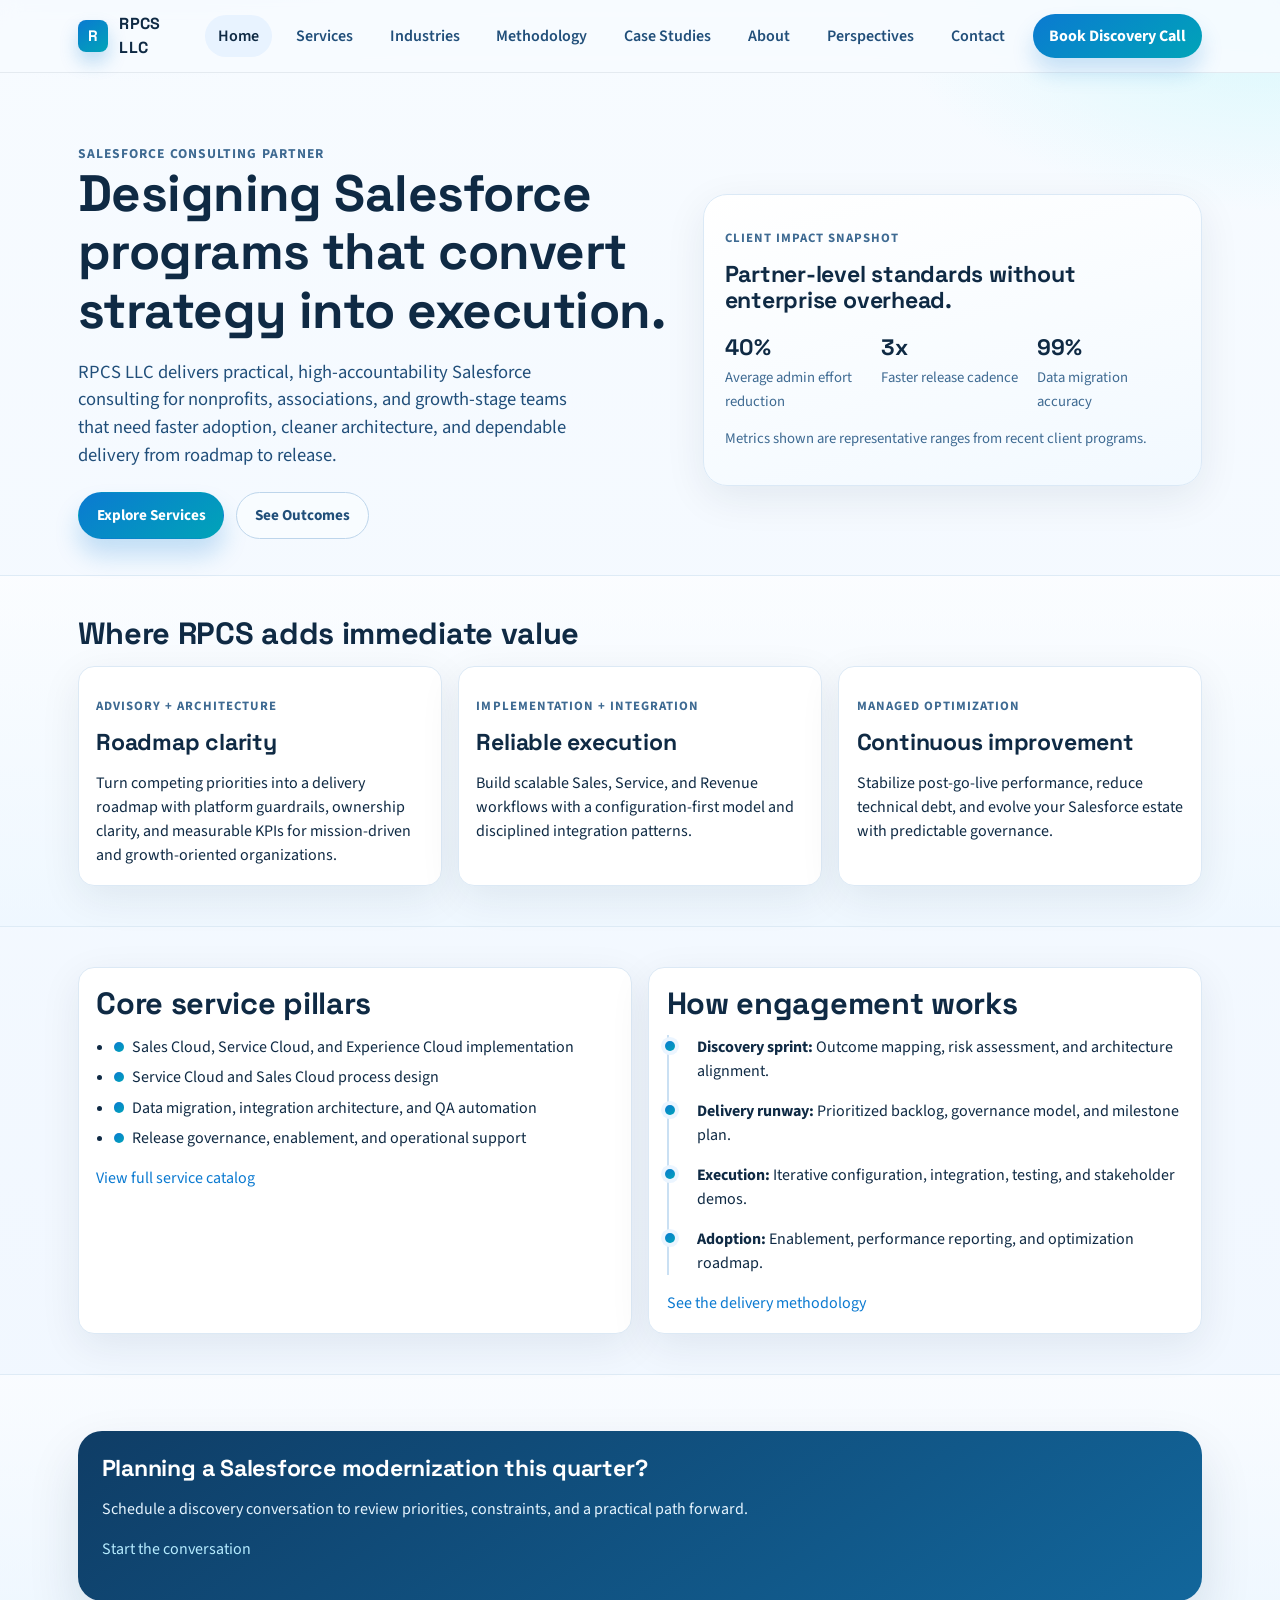
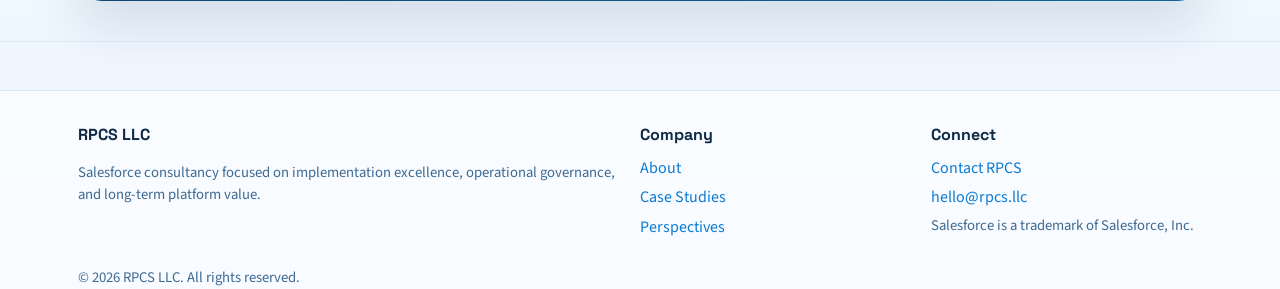
<file: index.html>
<!doctype html>
<html lang="en">
<head>
  <meta charset="utf-8" />
  <meta name="viewport" content="width=device-width, initial-scale=1" />
  <title>RPCS LLC | Salesforce Consulting Partner</title>
  <meta name="description" content="RPCS LLC helps nonprofits, associations, and growth-stage teams implement, optimize, and scale Salesforce with accountable delivery and measurable business outcomes." />
  <link rel="preconnect" href="https://fonts.googleapis.com" />
  <link rel="preconnect" href="https://fonts.gstatic.com" crossorigin />
  <link href="https://fonts.googleapis.com/css2?family=Source+Sans+3:wght@400;600;700&family=Space+Grotesk:wght@500;700&display=swap" rel="stylesheet" />
  <link rel="stylesheet" href="assets/styles.css" />
</head>
<body>
  <header class="site-header">
    <div class="header-wrap">
      <a class="brand" href="index.html" aria-label="RPCS home">
        <span class="brand-mark">R</span>
        <span>RPCS LLC</span>
      </a>
      <button class="nav-toggle" type="button" aria-label="Toggle menu" aria-expanded="false" data-nav-toggle>☰</button>
      <nav class="main-nav" data-main-nav aria-label="Primary">
        <ul>
          <li><a href="index.html" data-nav-link>Home</a></li>
          <li><a href="services.html" data-nav-link>Services</a></li>
          <li><a href="industries.html" data-nav-link>Industries</a></li>
          <li><a href="methodology.html" data-nav-link>Methodology</a></li>
          <li><a href="case-studies.html" data-nav-link>Case Studies</a></li>
          <li><a href="about.html" data-nav-link>About</a></li>
          <li><a href="insights.html" data-nav-link>Perspectives</a></li>
          <li><a href="contact.html" data-nav-link>Contact</a></li>
        </ul>
      </nav>
      <a class="header-cta" href="https://calendar.app.google/LEo6x3pdbBFuub6h9" data-discovery-link target="_blank" rel="noopener noreferrer">Book Discovery Call</a>
    </div>
  </header>

  <main>
    <section class="hero">
      <div class="container hero-grid">
        <div class="reveal">
          <span class="eyebrow">Salesforce Consulting Partner</span>
          <h1>Designing Salesforce programs that convert strategy into execution.</h1>
          <p class="lead">RPCS LLC delivers practical, high-accountability Salesforce consulting for nonprofits, associations, and growth-stage teams that need faster adoption, cleaner architecture, and dependable delivery from roadmap to release.</p>
          <div class="actions">
            <a class="btn btn-primary" href="services.html">Explore Services</a>
            <a class="btn btn-secondary" href="case-studies.html">See Outcomes</a>
          </div>
        </div>
        <aside class="hero-card reveal" aria-label="Performance highlights">
          <p class="kicker">Client impact snapshot</p>
          <h3>Partner-level standards without enterprise overhead.</h3>
          <div class="hero-stats">
            <div>
              <strong>40%</strong>
              <span>Average admin effort reduction</span>
            </div>
            <div>
              <strong>3x</strong>
              <span>Faster release cadence</span>
            </div>
            <div>
              <strong>99%</strong>
              <span>Data migration accuracy</span>
            </div>
          </div>
          <p class="small">Metrics shown are representative ranges from recent client programs.</p>
        </aside>
      </div>
    </section>

    <section class="section section-alt">
      <div class="container">
        <h2>Where RPCS adds immediate value</h2>
        <div class="grid-3">
          <article class="card reveal">
            <p class="kicker">Advisory + architecture</p>
            <h3>Roadmap clarity</h3>
            <p>Turn competing priorities into a delivery roadmap with platform guardrails, ownership clarity, and measurable KPIs for mission-driven and growth-oriented organizations.</p>
          </article>
          <article class="card reveal">
            <p class="kicker">Implementation + integration</p>
            <h3>Reliable execution</h3>
            <p>Build scalable Sales, Service, and Revenue workflows with a configuration-first model and disciplined integration patterns.</p>
          </article>
          <article class="card reveal">
            <p class="kicker">Managed optimization</p>
            <h3>Continuous improvement</h3>
            <p>Stabilize post-go-live performance, reduce technical debt, and evolve your Salesforce estate with predictable governance.</p>
          </article>
        </div>
      </div>
    </section>

    <section class="section">
      <div class="container grid-2">
        <article class="card">
          <h2>Core service pillars</h2>
          <ul class="checklist">
            <li><span class="icon-dot"></span>Sales Cloud, Service Cloud, and Experience Cloud implementation</li>
            <li><span class="icon-dot"></span>Service Cloud and Sales Cloud process design</li>
            <li><span class="icon-dot"></span>Data migration, integration architecture, and QA automation</li>
            <li><span class="icon-dot"></span>Release governance, enablement, and operational support</li>
          </ul>
          <p><a href="services.html">View full service catalog</a></p>
        </article>
        <article class="card">
          <h2>How engagement works</h2>
          <ol class="timeline">
            <li><strong>Discovery sprint:</strong> Outcome mapping, risk assessment, and architecture alignment.</li>
            <li><strong>Delivery runway:</strong> Prioritized backlog, governance model, and milestone plan.</li>
            <li><strong>Execution:</strong> Iterative configuration, integration, testing, and stakeholder demos.</li>
            <li><strong>Adoption:</strong> Enablement, performance reporting, and optimization roadmap.</li>
          </ol>
          <p><a href="methodology.html">See the delivery methodology</a></p>
        </article>
      </div>
    </section>

    <section class="section section-alt">
      <div class="container">
        <!--
        <h2>Client voice</h2>
        <div class="quote">
          <p>"RPCS gave us the confidence of a large partner with the responsiveness of an embedded team. Our Salesforce releases are now predictable, and leaders trust the data again."</p>
          <cite>VP Sales Operations, B2B Technology Firm</cite>
        </div>
        -->
        <div class="contact-band">
          <h3>Planning a Salesforce modernization this quarter?</h3>
          <p>Schedule a discovery conversation to review priorities, constraints, and a practical path forward.</p>
          <p><a href="contact.html">Start the conversation</a></p>
        </div>
      </div>
    </section>
  </main>

  <footer class="footer">
    <div class="footer-wrap">
      <section>
        <h4>RPCS LLC</h4>
        <p class="small">Salesforce consultancy focused on implementation excellence, operational governance, and long-term platform value.</p>
      </section>
      <section>
        <h4>Company</h4>
        <ul>
          <li><a href="about.html">About</a></li>
          <li><a href="case-studies.html">Case Studies</a></li>
          <li><a href="insights.html">Perspectives</a></li>
        </ul>
      </section>
      <section>
        <h4>Connect</h4>
        <ul>
          <li><a href="contact.html">Contact RPCS</a></li>
          <li><a href="mailto:hello@rpcs.llc">hello@rpcs.llc</a></li>
          <li class="small">Salesforce is a trademark of Salesforce, Inc.</li>
        </ul>
      </section>
    </div>
    <div class="container small">© <span data-year></span> RPCS LLC. All rights reserved.</div>
  </footer>

  <script src="assets/config.js" defer></script>
  <script src="assets/main.js" defer></script>
</body>
</html>
</file>
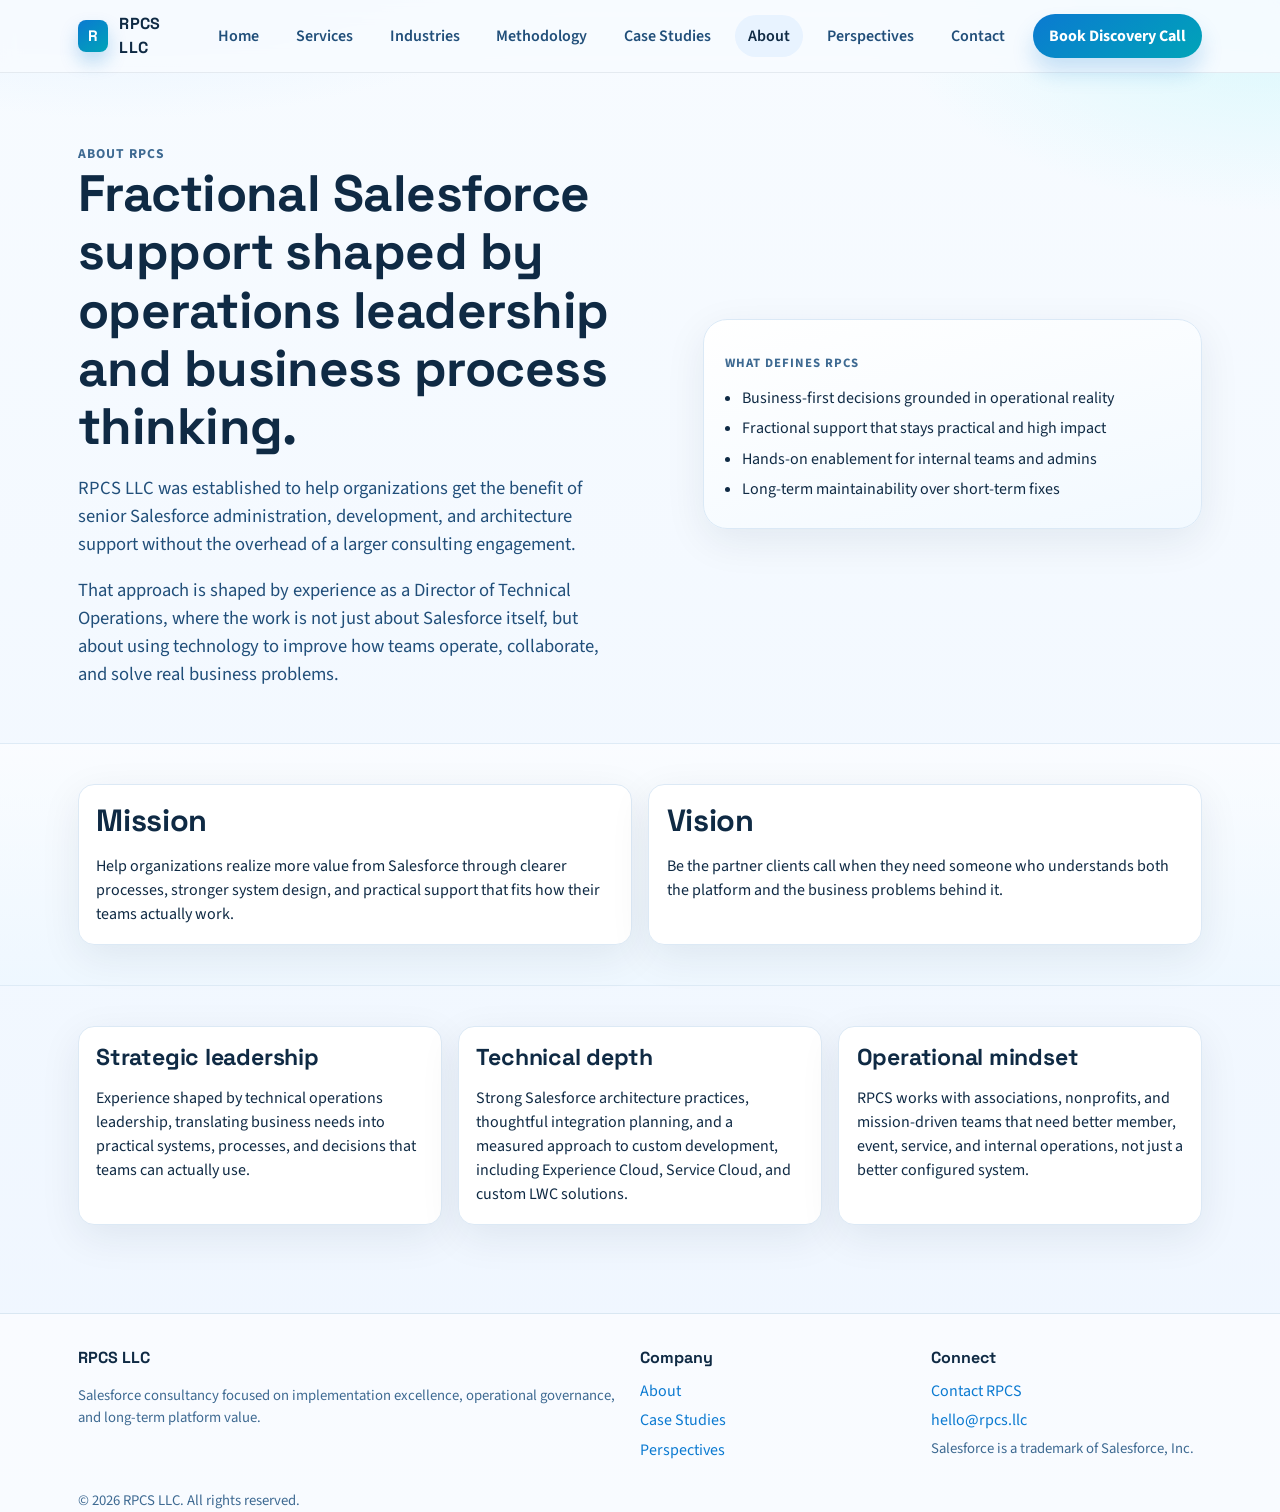
<file: about.html>
<!doctype html>
<html lang="en">
<head>
  <meta charset="utf-8" />
  <meta name="viewport" content="width=device-width, initial-scale=1" />
  <title>About | RPCS LLC</title>
  <meta name="description" content="Learn about RPCS LLC, a fractional Salesforce consultancy shaped by technical operations leadership, business-process enablement, and practical delivery for associations and mission-driven teams." />
  <link rel="preconnect" href="https://fonts.googleapis.com" />
  <link rel="preconnect" href="https://fonts.gstatic.com" crossorigin />
  <link href="https://fonts.googleapis.com/css2?family=Source+Sans+3:wght@400;600;700&family=Space+Grotesk:wght@500;700&display=swap" rel="stylesheet" />
  <link rel="stylesheet" href="assets/styles.css" />
</head>
<body>
  <header class="site-header">
    <div class="header-wrap">
      <a class="brand" href="index.html"><span class="brand-mark">R</span><span>RPCS LLC</span></a>
      <button class="nav-toggle" type="button" aria-label="Toggle menu" aria-expanded="false" data-nav-toggle>☰</button>
      <nav class="main-nav" data-main-nav aria-label="Primary">
        <ul>
          <li><a href="index.html" data-nav-link>Home</a></li>
          <li><a href="services.html" data-nav-link>Services</a></li>
          <li><a href="industries.html" data-nav-link>Industries</a></li>
          <li><a href="methodology.html" data-nav-link>Methodology</a></li>
          <li><a href="case-studies.html" data-nav-link>Case Studies</a></li>
          <li><a href="about.html" data-nav-link>About</a></li>
          <li><a href="insights.html" data-nav-link>Perspectives</a></li>
          <li><a href="contact.html" data-nav-link>Contact</a></li>
        </ul>
      </nav>
      <a class="header-cta" href="https://calendar.app.google/LEo6x3pdbBFuub6h9" data-discovery-link target="_blank" rel="noopener noreferrer">Book Discovery Call</a>
    </div>
  </header>

  <main>
    <section class="hero">
      <div class="container hero-grid">
        <div class="reveal">
          <span class="eyebrow">About RPCS</span>
          <h1>Fractional Salesforce support shaped by operations leadership and business process thinking.</h1>
          <p class="lead">RPCS LLC was established to help organizations get the benefit of senior Salesforce administration, development, and architecture support without the overhead of a larger consulting engagement.</p>
          <p class="lead">That approach is shaped by experience as a Director of Technical Operations, where the work is not just about Salesforce itself, but about using technology to improve how teams operate, collaborate, and solve real business problems.</p>
        </div>
        <aside class="hero-card reveal">
          <p class="kicker">What defines RPCS</p>
          <ul class="checklist">
            <li>Business-first decisions grounded in operational reality</li>
            <li>Fractional support that stays practical and high impact</li>
            <li>Hands-on enablement for internal teams and admins</li>
            <li>Long-term maintainability over short-term fixes</li>
          </ul>
        </aside>
      </div>
    </section>

    <section class="section section-alt">
      <div class="container grid-2">
        <article class="card reveal">
          <h2>Mission</h2>
          <p>Help organizations realize more value from Salesforce through clearer processes, stronger system design, and practical support that fits how their teams actually work.</p>
        </article>
        <article class="card reveal">
          <h2>Vision</h2>
          <p>Be the partner clients call when they need someone who understands both the platform and the business problems behind it.</p>
        </article>
      </div>
    </section>

    <section class="section">
      <div class="container grid-3">
        <article class="card">
          <h3>Strategic leadership</h3>
          <p>Experience shaped by technical operations leadership, translating business needs into practical systems, processes, and decisions that teams can actually use.</p>
        </article>
        <article class="card">
          <h3>Technical depth</h3>
          <p>Strong Salesforce architecture practices, thoughtful integration planning, and a measured approach to custom development, including Experience Cloud, Service Cloud, and custom LWC solutions.</p>
        </article>
        <article class="card">
          <h3>Operational mindset</h3>
          <p>RPCS works with associations, nonprofits, and mission-driven teams that need better member, event, service, and internal operations, not just a better configured system.</p>
        </article>
      </div>
    </section>
  </main>

  <footer class="footer">
    <div class="footer-wrap">
      <section>
        <h4>RPCS LLC</h4>
        <p class="small">Salesforce consultancy focused on implementation excellence, operational governance, and long-term platform value.</p>
      </section>
      <section>
        <h4>Company</h4>
        <ul>
          <li><a href="about.html">About</a></li>
          <li><a href="case-studies.html">Case Studies</a></li>
          <li><a href="insights.html">Perspectives</a></li>
        </ul>
      </section>
      <section>
        <h4>Connect</h4>
        <ul>
          <li><a href="contact.html">Contact RPCS</a></li>
          <li><a href="mailto:hello@rpcs.llc">hello@rpcs.llc</a></li>
          <li class="small">Salesforce is a trademark of Salesforce, Inc.</li>
        </ul>
      </section>
    </div>
    <div class="container small">© <span data-year></span> RPCS LLC. All rights reserved.</div>
  </footer>

  <script src="assets/config.js" defer></script>
  <script src="assets/main.js" defer></script>
</body>
</html>
</file>
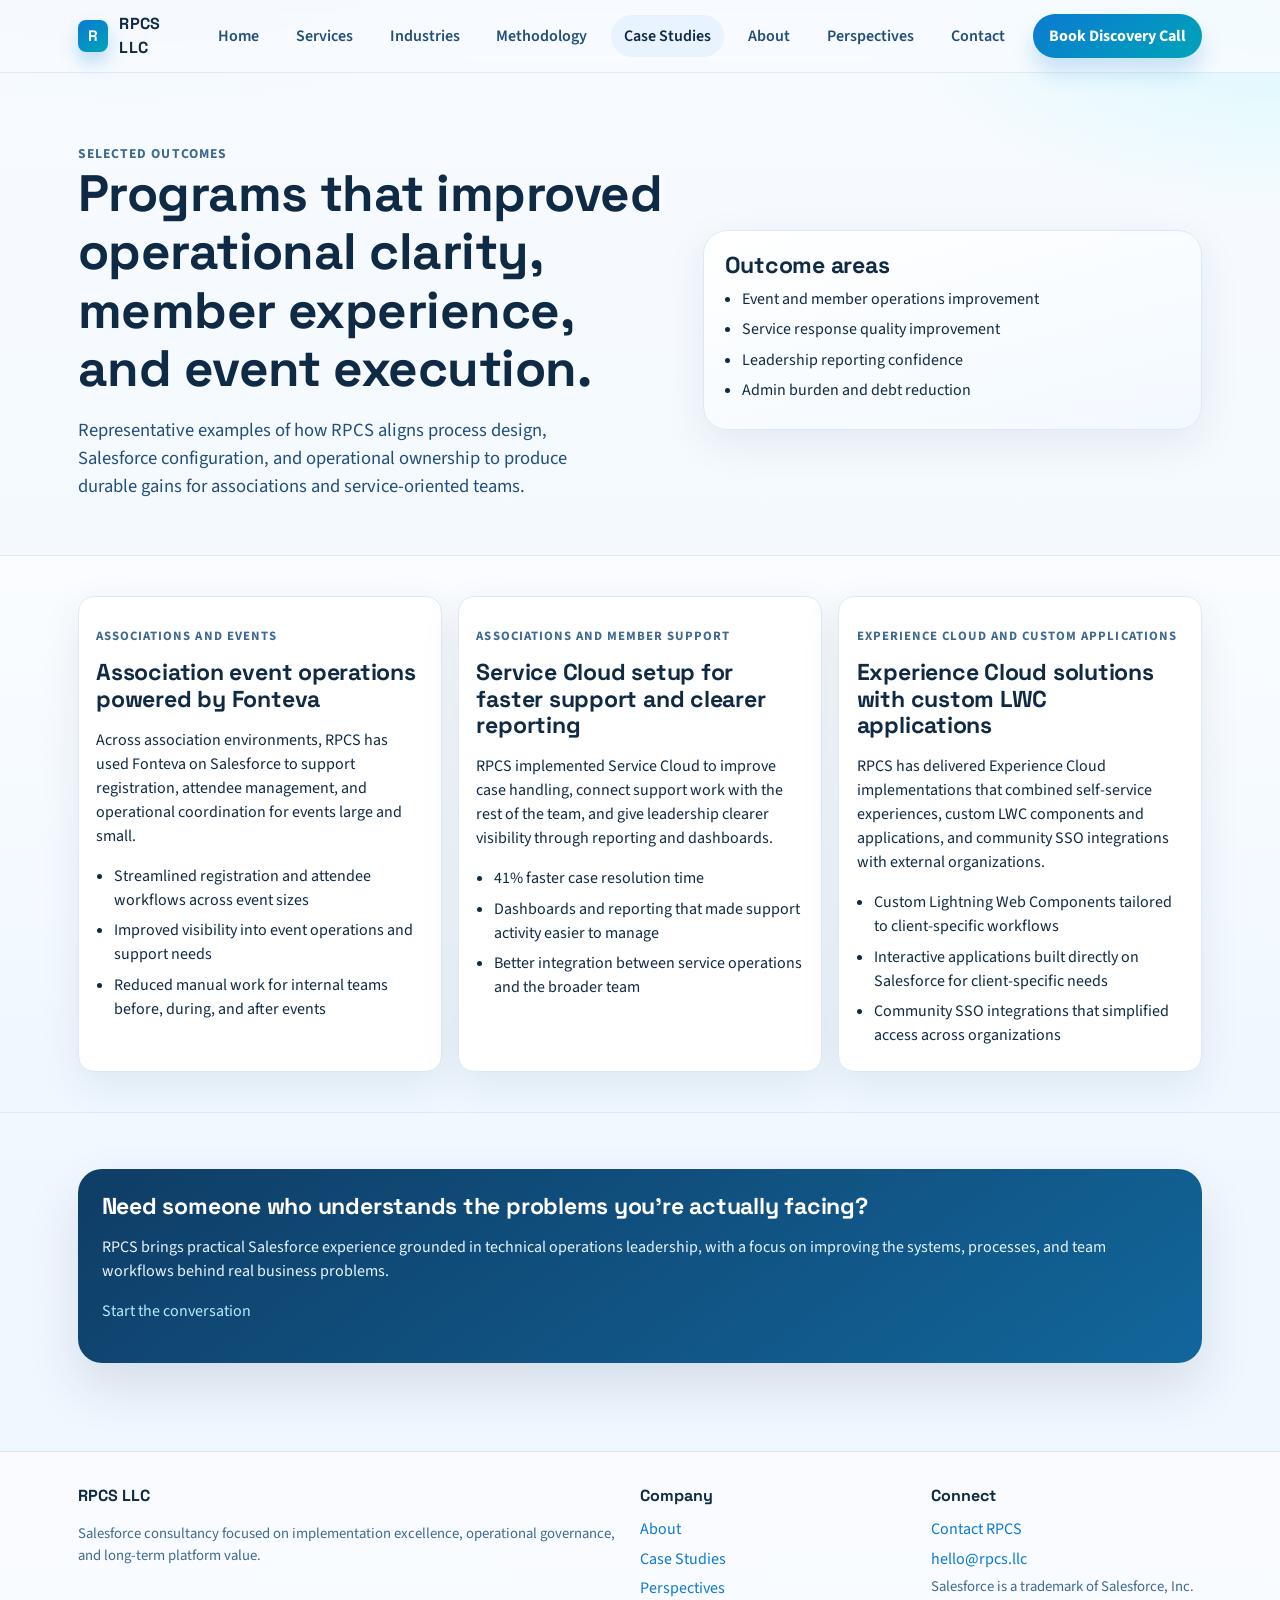
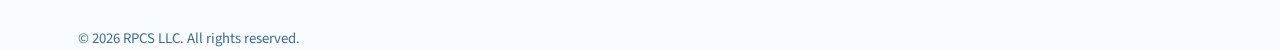
<file: case-studies.html>
<!doctype html>
<html lang="en">
<head>
  <meta charset="utf-8" />
  <meta name="viewport" content="width=device-width, initial-scale=1" />
  <title>Case Studies | RPCS LLC Salesforce Outcomes</title>
  <meta name="description" content="Sample Salesforce outcomes delivered by RPCS LLC across association events, member operations, service workflows, and customer experience." />
  <link rel="preconnect" href="https://fonts.googleapis.com" />
  <link rel="preconnect" href="https://fonts.gstatic.com" crossorigin />
  <link href="https://fonts.googleapis.com/css2?family=Source+Sans+3:wght@400;600;700&family=Space+Grotesk:wght@500;700&display=swap" rel="stylesheet" />
  <link rel="stylesheet" href="assets/styles.css" />
</head>
<body>
  <header class="site-header">
    <div class="header-wrap">
      <a class="brand" href="index.html"><span class="brand-mark">R</span><span>RPCS LLC</span></a>
      <button class="nav-toggle" type="button" aria-label="Toggle menu" aria-expanded="false" data-nav-toggle>☰</button>
      <nav class="main-nav" data-main-nav aria-label="Primary">
        <ul>
          <li><a href="index.html" data-nav-link>Home</a></li>
          <li><a href="services.html" data-nav-link>Services</a></li>
          <li><a href="industries.html" data-nav-link>Industries</a></li>
          <li><a href="methodology.html" data-nav-link>Methodology</a></li>
          <li><a href="case-studies.html" data-nav-link>Case Studies</a></li>
          <li><a href="about.html" data-nav-link>About</a></li>
          <li><a href="insights.html" data-nav-link>Perspectives</a></li>
          <li><a href="contact.html" data-nav-link>Contact</a></li>
        </ul>
      </nav>
      <a class="header-cta" href="https://calendar.app.google/LEo6x3pdbBFuub6h9" data-discovery-link target="_blank" rel="noopener noreferrer">Book Discovery Call</a>
    </div>
  </header>

  <main>
    <section class="hero">
      <div class="container hero-grid">
        <div class="reveal">
          <span class="eyebrow">Selected Outcomes</span>
          <h1>Programs that improved operational clarity, member experience, and event execution.</h1>
          <p class="lead">Representative examples of how RPCS aligns process design, Salesforce configuration, and operational ownership to produce durable gains for associations and service-oriented teams.</p>
        </div>
        <aside class="hero-card reveal">
          <h3>Outcome areas</h3>
          <ul class="checklist">
            <li>Event and member operations improvement</li>
            <li>Service response quality improvement</li>
            <li>Leadership reporting confidence</li>
            <li>Admin burden and debt reduction</li>
          </ul>
        </aside>
      </div>
    </section>

    <section class="section section-alt">
      <div class="container grid-3">
        <article class="card reveal">
          <p class="kicker">Associations and Events</p>
          <h3>Association event operations powered by Fonteva</h3>
          <p>Across association environments, RPCS has used Fonteva on Salesforce to support registration, attendee management, and operational coordination for events large and small.</p>
          <ul class="checklist">
            <li>Streamlined registration and attendee workflows across event sizes</li>
            <li>Improved visibility into event operations and support needs</li>
            <li>Reduced manual work for internal teams before, during, and after events</li>
          </ul>
        </article>
        <article class="card reveal">
          <p class="kicker">Associations and Member Support</p>
          <h3>Service Cloud setup for faster support and clearer reporting</h3>
          <p>RPCS implemented Service Cloud to improve case handling, connect support work with the rest of the team, and give leadership clearer visibility through reporting and dashboards.</p>
          <ul class="checklist">
            <li>41% faster case resolution time</li>
            <li>Dashboards and reporting that made support activity easier to manage</li>
            <li>Better integration between service operations and the broader team</li>
          </ul>
        </article>
        <article class="card reveal">
          <p class="kicker">Experience Cloud and Custom Applications</p>
          <h3>Experience Cloud solutions with custom LWC applications</h3>
          <p>RPCS has delivered Experience Cloud implementations that combined self-service experiences, custom LWC components and applications, and community SSO integrations with external organizations.</p>
          <ul class="checklist">
            <li>Custom Lightning Web Components tailored to client-specific workflows</li>
            <li>Interactive applications built directly on Salesforce for client-specific needs</li>
            <li>Community SSO integrations that simplified access across organizations</li>
          </ul>
        </article>
      </div>
    </section>

    <section class="section">
      <div class="container">
        <div class="contact-band">
          <h3>Need someone who understands the problems you're actually facing?</h3>
          <p>RPCS brings practical Salesforce experience grounded in technical operations leadership, with a focus on improving the systems, processes, and team workflows behind real business problems.</p>
          <p><a href="contact.html">Start the conversation</a></p>
        </div>
      </div>
    </section>
  </main>

  <footer class="footer">
    <div class="footer-wrap">
      <section>
        <h4>RPCS LLC</h4>
        <p class="small">Salesforce consultancy focused on implementation excellence, operational governance, and long-term platform value.</p>
      </section>
      <section>
        <h4>Company</h4>
        <ul>
          <li><a href="about.html">About</a></li>
          <li><a href="case-studies.html">Case Studies</a></li>
          <li><a href="insights.html">Perspectives</a></li>
        </ul>
      </section>
      <section>
        <h4>Connect</h4>
        <ul>
          <li><a href="contact.html">Contact RPCS</a></li>
          <li><a href="mailto:hello@rpcs.llc">hello@rpcs.llc</a></li>
          <li class="small">Salesforce is a trademark of Salesforce, Inc.</li>
        </ul>
      </section>
    </div>
    <div class="container small">© <span data-year></span> RPCS LLC. All rights reserved.</div>
  </footer>

  <script src="assets/config.js" defer></script>
  <script src="assets/main.js" defer></script>
</body>
</html>
</file>
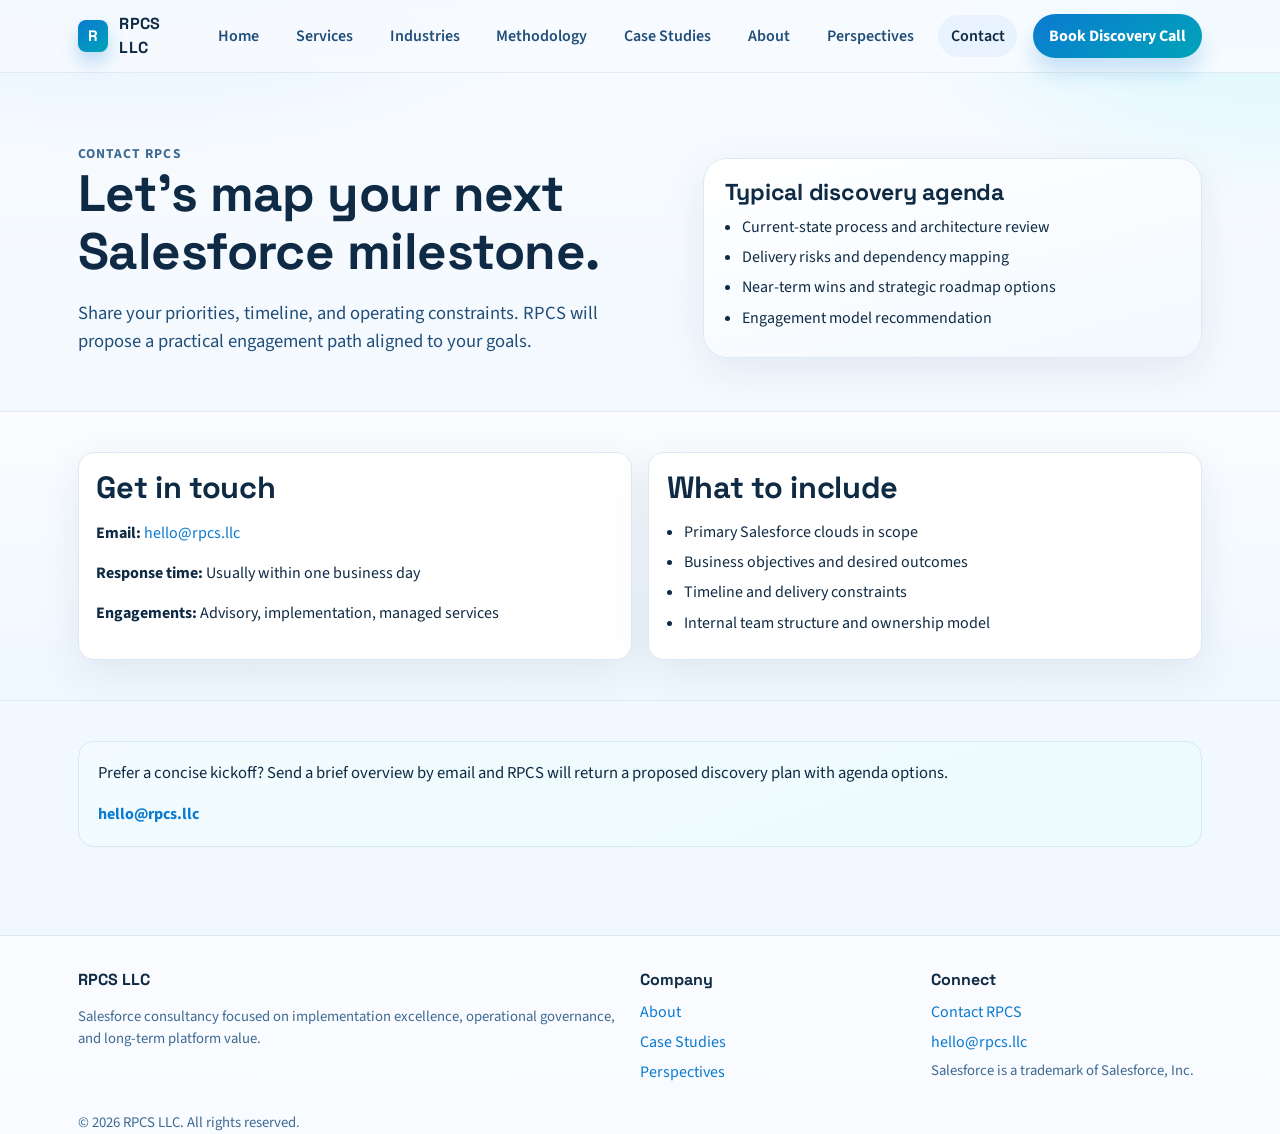
<file: contact.html>
<!doctype html>
<html lang="en">
<head>
  <meta charset="utf-8" />
  <meta name="viewport" content="width=device-width, initial-scale=1" />
  <title>Contact | RPCS LLC</title>
  <meta name="description" content="Contact RPCS LLC to discuss Salesforce consulting, implementation strategy, and managed support engagement options." />
  <link rel="preconnect" href="https://fonts.googleapis.com" />
  <link rel="preconnect" href="https://fonts.gstatic.com" crossorigin />
  <link href="https://fonts.googleapis.com/css2?family=Source+Sans+3:wght@400;600;700&family=Space+Grotesk:wght@500;700&display=swap" rel="stylesheet" />
  <link rel="stylesheet" href="assets/styles.css" />
</head>
<body>
  <header class="site-header">
    <div class="header-wrap">
      <a class="brand" href="index.html"><span class="brand-mark">R</span><span>RPCS LLC</span></a>
      <button class="nav-toggle" type="button" aria-label="Toggle menu" aria-expanded="false" data-nav-toggle>☰</button>
      <nav class="main-nav" data-main-nav aria-label="Primary">
        <ul>
          <li><a href="index.html" data-nav-link>Home</a></li>
          <li><a href="services.html" data-nav-link>Services</a></li>
          <li><a href="industries.html" data-nav-link>Industries</a></li>
          <li><a href="methodology.html" data-nav-link>Methodology</a></li>
          <li><a href="case-studies.html" data-nav-link>Case Studies</a></li>
          <li><a href="about.html" data-nav-link>About</a></li>
          <li><a href="insights.html" data-nav-link>Perspectives</a></li>
          <li><a href="contact.html" data-nav-link>Contact</a></li>
        </ul>
      </nav>
      <a class="header-cta" href="https://calendar.app.google/LEo6x3pdbBFuub6h9" data-discovery-link target="_blank" rel="noopener noreferrer">Book Discovery Call</a>
    </div>
  </header>

  <main>
    <section class="hero">
      <div class="container hero-grid">
        <div class="reveal">
          <span class="eyebrow">Contact RPCS</span>
          <h1>Let’s map your next Salesforce milestone.</h1>
          <p class="lead">Share your priorities, timeline, and operating constraints. RPCS will propose a practical engagement path aligned to your goals.</p>
        </div>
        <aside class="hero-card reveal">
          <h3>Typical discovery agenda</h3>
          <ul class="checklist">
            <li>Current-state process and architecture review</li>
            <li>Delivery risks and dependency mapping</li>
            <li>Near-term wins and strategic roadmap options</li>
            <li>Engagement model recommendation</li>
          </ul>
        </aside>
      </div>
    </section>

    <section class="section section-alt">
      <div class="container grid-2">
        <article class="card reveal">
          <h2>Get in touch</h2>
          <p><strong>Email:</strong> <a href="mailto:hello@rpcs.llc">hello@rpcs.llc</a></p>
          <p><strong>Response time:</strong> Usually within one business day</p>
          <p><strong>Engagements:</strong> Advisory, implementation, managed services</p>
        </article>
        <article class="card reveal">
          <h2>What to include</h2>
          <ul class="checklist">
            <li>Primary Salesforce clouds in scope</li>
            <li>Business objectives and desired outcomes</li>
            <li>Timeline and delivery constraints</li>
            <li>Internal team structure and ownership model</li>
          </ul>
        </article>
      </div>
    </section>

    <section class="section">
      <div class="container">
        <div class="quote">
          <p>Prefer a concise kickoff? Send a brief overview by email and RPCS will return a proposed discovery plan with agenda options.</p>
          <cite><a href="mailto:hello@rpcs.llc">hello@rpcs.llc</a></cite>
        </div>
      </div>
    </section>
  </main>

  <footer class="footer">
    <div class="footer-wrap">
      <section>
        <h4>RPCS LLC</h4>
        <p class="small">Salesforce consultancy focused on implementation excellence, operational governance, and long-term platform value.</p>
      </section>
      <section>
        <h4>Company</h4>
        <ul>
          <li><a href="about.html">About</a></li>
          <li><a href="case-studies.html">Case Studies</a></li>
          <li><a href="insights.html">Perspectives</a></li>
        </ul>
      </section>
      <section>
        <h4>Connect</h4>
        <ul>
          <li><a href="contact.html">Contact RPCS</a></li>
          <li><a href="mailto:hello@rpcs.llc">hello@rpcs.llc</a></li>
          <li class="small">Salesforce is a trademark of Salesforce, Inc.</li>
        </ul>
      </section>
    </div>
    <div class="container small">© <span data-year></span> RPCS LLC. All rights reserved.</div>
  </footer>

  <script src="assets/config.js" defer></script>
  <script src="assets/main.js" defer></script>
</body>
</html>
</file>
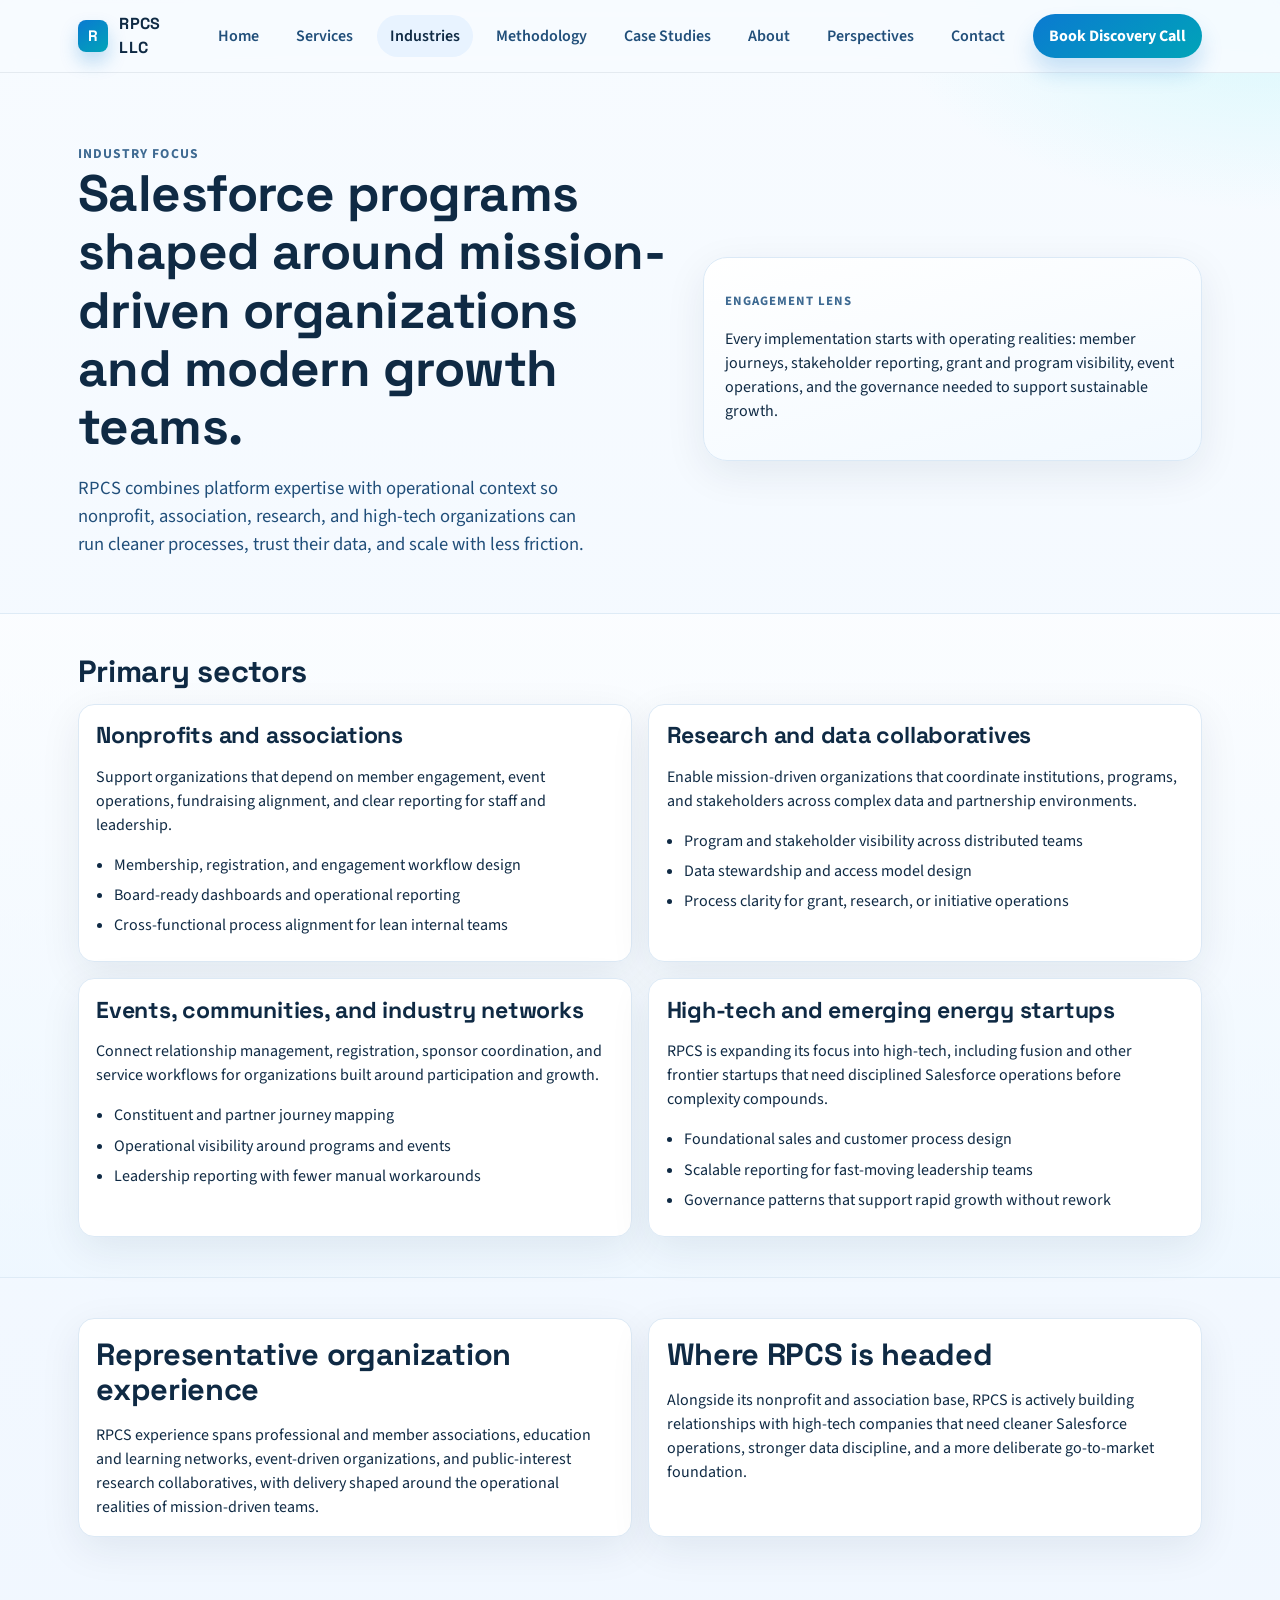
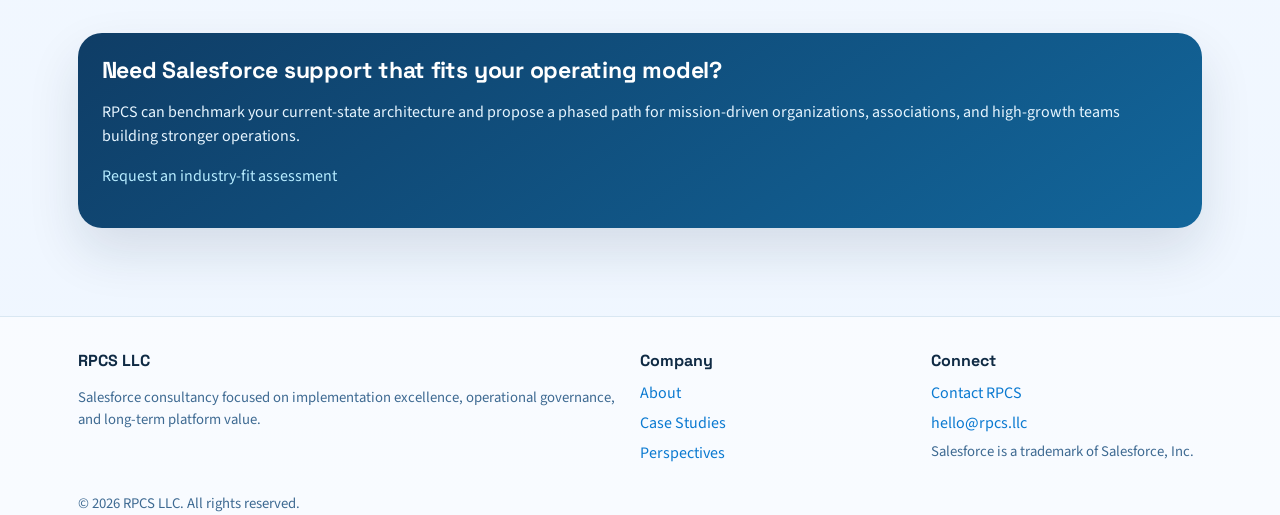
<file: industries.html>
<!doctype html>
<html lang="en">
<head>
  <meta charset="utf-8" />
  <meta name="viewport" content="width=device-width, initial-scale=1" />
  <title>Industries | RPCS LLC Salesforce Expertise</title>
  <meta name="description" content="RPCS LLC supports Salesforce programs for nonprofits, associations, mission-driven organizations, and growth-stage high-tech teams." />
  <link rel="preconnect" href="https://fonts.googleapis.com" />
  <link rel="preconnect" href="https://fonts.gstatic.com" crossorigin />
  <link href="https://fonts.googleapis.com/css2?family=Source+Sans+3:wght@400;600;700&family=Space+Grotesk:wght@500;700&display=swap" rel="stylesheet" />
  <link rel="stylesheet" href="assets/styles.css" />
</head>
<body>
  <header class="site-header">
    <div class="header-wrap">
      <a class="brand" href="index.html"><span class="brand-mark">R</span><span>RPCS LLC</span></a>
      <button class="nav-toggle" type="button" aria-label="Toggle menu" aria-expanded="false" data-nav-toggle>☰</button>
      <nav class="main-nav" data-main-nav aria-label="Primary">
        <ul>
          <li><a href="index.html" data-nav-link>Home</a></li>
          <li><a href="services.html" data-nav-link>Services</a></li>
          <li><a href="industries.html" data-nav-link>Industries</a></li>
          <li><a href="methodology.html" data-nav-link>Methodology</a></li>
          <li><a href="case-studies.html" data-nav-link>Case Studies</a></li>
          <li><a href="about.html" data-nav-link>About</a></li>
          <li><a href="insights.html" data-nav-link>Perspectives</a></li>
          <li><a href="contact.html" data-nav-link>Contact</a></li>
        </ul>
      </nav>
      <a class="header-cta" href="https://calendar.app.google/LEo6x3pdbBFuub6h9" data-discovery-link target="_blank" rel="noopener noreferrer">Book Discovery Call</a>
    </div>
  </header>

  <main>
    <section class="hero">
      <div class="container hero-grid">
        <div class="reveal">
          <span class="eyebrow">Industry Focus</span>
          <h1>Salesforce programs shaped around mission-driven organizations and modern growth teams.</h1>
          <p class="lead">RPCS combines platform expertise with operational context so nonprofit, association, research, and high-tech organizations can run cleaner processes, trust their data, and scale with less friction.</p>
        </div>
        <aside class="hero-card reveal">
          <p class="kicker">Engagement lens</p>
          <p>Every implementation starts with operating realities: member journeys, stakeholder reporting, grant and program visibility, event operations, and the governance needed to support sustainable growth.</p>
        </aside>
      </div>
    </section>

    <section class="section section-alt">
      <div class="container">
        <h2>Primary sectors</h2>
        <div class="grid-2">
          <article class="card reveal">
            <h3>Nonprofits and associations</h3>
            <p>Support organizations that depend on member engagement, event operations, fundraising alignment, and clear reporting for staff and leadership.</p>
            <ul class="checklist">
              <li>Membership, registration, and engagement workflow design</li>
              <li>Board-ready dashboards and operational reporting</li>
              <li>Cross-functional process alignment for lean internal teams</li>
            </ul>
          </article>
          <article class="card reveal">
            <h3>Research and data collaboratives</h3>
            <p>Enable mission-driven organizations that coordinate institutions, programs, and stakeholders across complex data and partnership environments.</p>
            <ul class="checklist">
              <li>Program and stakeholder visibility across distributed teams</li>
              <li>Data stewardship and access model design</li>
              <li>Process clarity for grant, research, or initiative operations</li>
            </ul>
          </article>
          <article class="card reveal">
            <h3>Events, communities, and industry networks</h3>
            <p>Connect relationship management, registration, sponsor coordination, and service workflows for organizations built around participation and growth.</p>
            <ul class="checklist">
              <li>Constituent and partner journey mapping</li>
              <li>Operational visibility around programs and events</li>
              <li>Leadership reporting with fewer manual workarounds</li>
            </ul>
          </article>
          <article class="card reveal">
            <h3>High-tech and emerging energy startups</h3>
            <p>RPCS is expanding its focus into high-tech, including fusion and other frontier startups that need disciplined Salesforce operations before complexity compounds.</p>
            <ul class="checklist">
              <li>Foundational sales and customer process design</li>
              <li>Scalable reporting for fast-moving leadership teams</li>
              <li>Governance patterns that support rapid growth without rework</li>
            </ul>
          </article>
        </div>
      </div>
    </section>

    <section class="section">
      <div class="container grid-2">
        <article class="card">
          <h2>Representative organization experience</h2>
          <p>RPCS experience spans professional and member associations, education and learning networks, event-driven organizations, and public-interest research collaboratives, with delivery shaped around the operational realities of mission-driven teams.</p>
        </article>
        <article class="card">
          <h2>Where RPCS is headed</h2>
          <p>Alongside its nonprofit and association base, RPCS is actively building relationships with high-tech companies that need cleaner Salesforce operations, stronger data discipline, and a more deliberate go-to-market foundation.</p>
        </article>
      </div>
    </section>

    <section class="section">
      <div class="container">
        <article class="contact-band">
          <h3>Need Salesforce support that fits your operating model?</h3>
          <p>RPCS can benchmark your current-state architecture and propose a phased path for mission-driven organizations, associations, and high-growth teams building stronger operations.</p>
          <p><a href="contact.html">Request an industry-fit assessment</a></p>
        </article>
      </div>
    </section>
  </main>

  <footer class="footer">
    <div class="footer-wrap">
      <section>
        <h4>RPCS LLC</h4>
        <p class="small">Salesforce consultancy focused on implementation excellence, operational governance, and long-term platform value.</p>
      </section>
      <section>
        <h4>Company</h4>
        <ul>
          <li><a href="about.html">About</a></li>
          <li><a href="case-studies.html">Case Studies</a></li>
          <li><a href="insights.html">Perspectives</a></li>
        </ul>
      </section>
      <section>
        <h4>Connect</h4>
        <ul>
          <li><a href="contact.html">Contact RPCS</a></li>
          <li><a href="mailto:hello@rpcs.llc">hello@rpcs.llc</a></li>
          <li class="small">Salesforce is a trademark of Salesforce, Inc.</li>
        </ul>
      </section>
    </div>
    <div class="container small">© <span data-year></span> RPCS LLC. All rights reserved.</div>
  </footer>

  <script src="assets/config.js" defer></script>
  <script src="assets/main.js" defer></script>
</body>
</html>
</file>
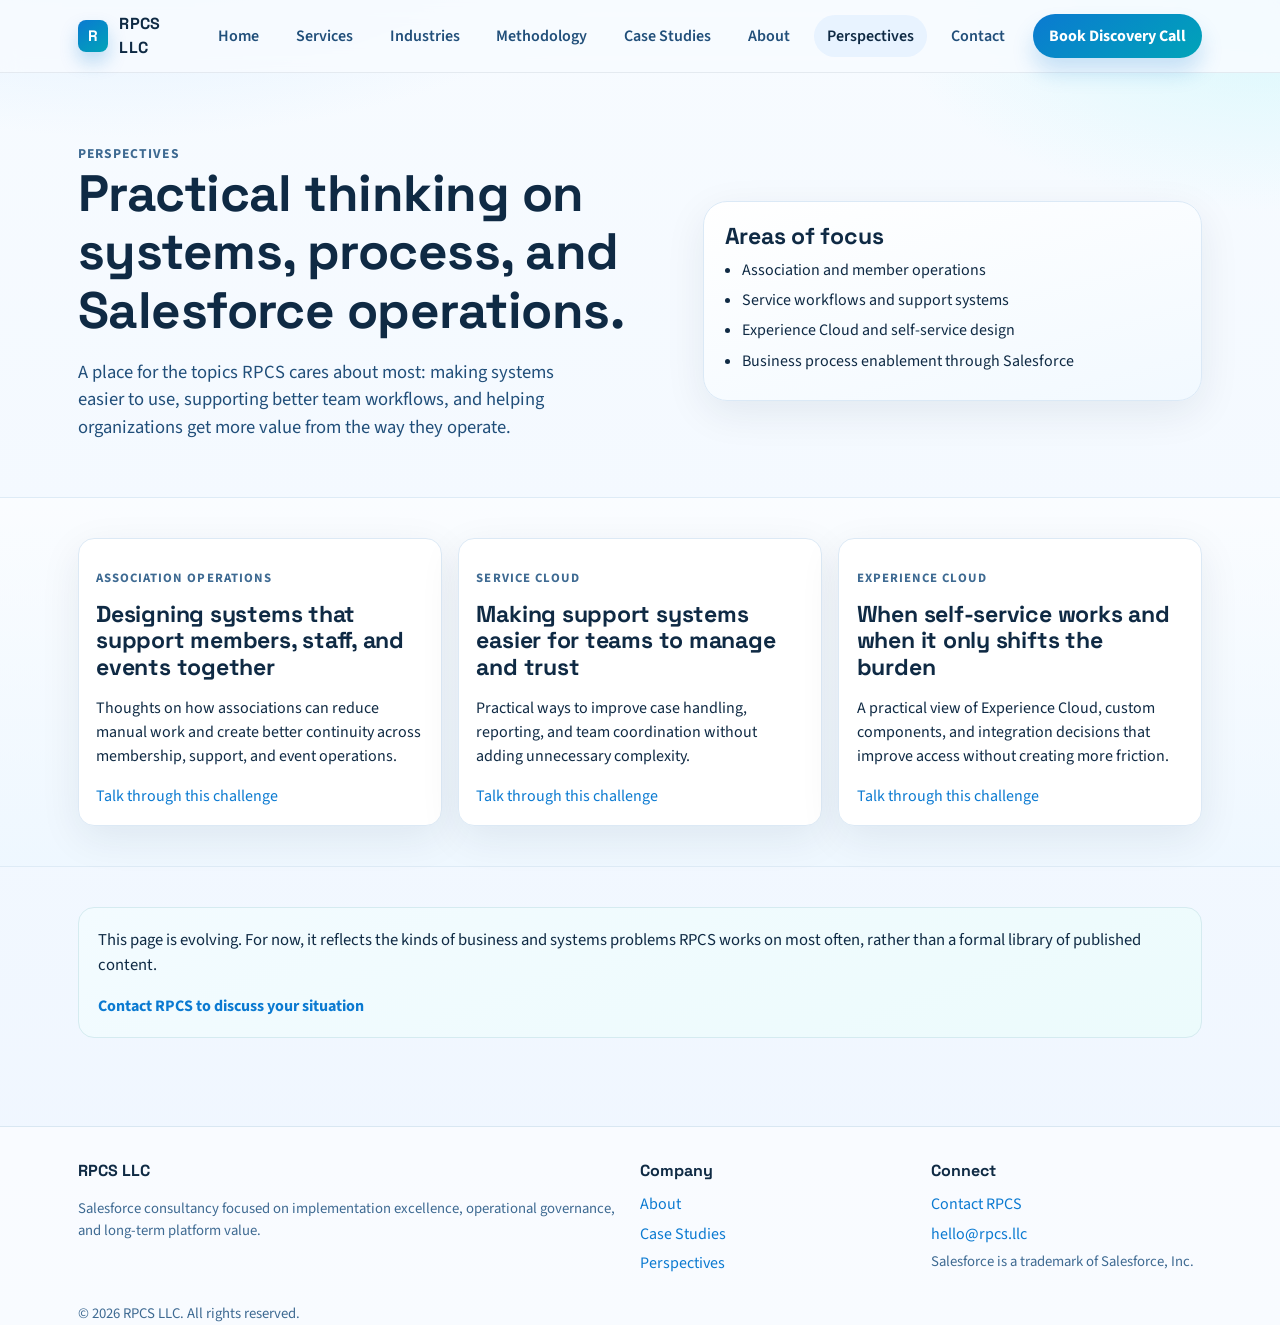
<file: insights.html>
<!doctype html>
<html lang="en">
<head>
  <meta charset="utf-8" />
  <meta name="viewport" content="width=device-width, initial-scale=1" />
  <title>Perspectives | RPCS LLC</title>
  <meta name="description" content="Practical perspectives from RPCS LLC on Salesforce operations, association systems, service workflows, and business process enablement." />
  <link rel="preconnect" href="https://fonts.googleapis.com" />
  <link rel="preconnect" href="https://fonts.gstatic.com" crossorigin />
  <link href="https://fonts.googleapis.com/css2?family=Source+Sans+3:wght@400;600;700&family=Space+Grotesk:wght@500;700&display=swap" rel="stylesheet" />
  <link rel="stylesheet" href="assets/styles.css" />
</head>
<body>
  <header class="site-header">
    <div class="header-wrap">
      <a class="brand" href="index.html"><span class="brand-mark">R</span><span>RPCS LLC</span></a>
      <button class="nav-toggle" type="button" aria-label="Toggle menu" aria-expanded="false" data-nav-toggle>☰</button>
      <nav class="main-nav" data-main-nav aria-label="Primary">
        <ul>
          <li><a href="index.html" data-nav-link>Home</a></li>
          <li><a href="services.html" data-nav-link>Services</a></li>
          <li><a href="industries.html" data-nav-link>Industries</a></li>
          <li><a href="methodology.html" data-nav-link>Methodology</a></li>
          <li><a href="case-studies.html" data-nav-link>Case Studies</a></li>
          <li><a href="about.html" data-nav-link>About</a></li>
          <li><a href="insights.html" data-nav-link>Perspectives</a></li>
          <li><a href="contact.html" data-nav-link>Contact</a></li>
        </ul>
      </nav>
      <a class="header-cta" href="https://calendar.app.google/LEo6x3pdbBFuub6h9" data-discovery-link target="_blank" rel="noopener noreferrer">Book Discovery Call</a>
    </div>
  </header>

  <main>
    <section class="hero">
      <div class="container hero-grid">
        <div class="reveal">
          <span class="eyebrow">Perspectives</span>
          <h1>Practical thinking on systems, process, and Salesforce operations.</h1>
          <p class="lead">A place for the topics RPCS cares about most: making systems easier to use, supporting better team workflows, and helping organizations get more value from the way they operate.</p>
        </div>
        <aside class="hero-card reveal">
          <h3>Areas of focus</h3>
          <ul class="checklist">
            <li>Association and member operations</li>
            <li>Service workflows and support systems</li>
            <li>Experience Cloud and self-service design</li>
            <li>Business process enablement through Salesforce</li>
          </ul>
        </aside>
      </div>
    </section>

    <section class="section section-alt">
      <div class="container grid-3">
        <article class="card reveal">
          <p class="kicker">Association Operations</p>
          <h3>Designing systems that support members, staff, and events together</h3>
          <p>Thoughts on how associations can reduce manual work and create better continuity across membership, support, and event operations.</p>
          <p><a href="contact.html">Talk through this challenge</a></p>
        </article>
        <article class="card reveal">
          <p class="kicker">Service Cloud</p>
          <h3>Making support systems easier for teams to manage and trust</h3>
          <p>Practical ways to improve case handling, reporting, and team coordination without adding unnecessary complexity.</p>
          <p><a href="contact.html">Talk through this challenge</a></p>
        </article>
        <article class="card reveal">
          <p class="kicker">Experience Cloud</p>
          <h3>When self-service works and when it only shifts the burden</h3>
          <p>A practical view of Experience Cloud, custom components, and integration decisions that improve access without creating more friction.</p>
          <p><a href="contact.html">Talk through this challenge</a></p>
        </article>
      </div>
    </section>

    <section class="section">
      <div class="container">
        <div class="quote">
          <p>This page is evolving. For now, it reflects the kinds of business and systems problems RPCS works on most often, rather than a formal library of published content.</p>
          <cite><a href="contact.html">Contact RPCS to discuss your situation</a></cite>
        </div>
      </div>
    </section>
  </main>

  <footer class="footer">
    <div class="footer-wrap">
      <section>
        <h4>RPCS LLC</h4>
        <p class="small">Salesforce consultancy focused on implementation excellence, operational governance, and long-term platform value.</p>
      </section>
      <section>
        <h4>Company</h4>
        <ul>
          <li><a href="about.html">About</a></li>
          <li><a href="case-studies.html">Case Studies</a></li>
          <li><a href="insights.html">Perspectives</a></li>
        </ul>
      </section>
      <section>
        <h4>Connect</h4>
        <ul>
          <li><a href="contact.html">Contact RPCS</a></li>
          <li><a href="mailto:hello@rpcs.llc">hello@rpcs.llc</a></li>
          <li class="small">Salesforce is a trademark of Salesforce, Inc.</li>
        </ul>
      </section>
    </div>
    <div class="container small">© <span data-year></span> RPCS LLC. All rights reserved.</div>
  </footer>

  <script src="assets/config.js" defer></script>
  <script src="assets/main.js" defer></script>
</body>
</html>
</file>
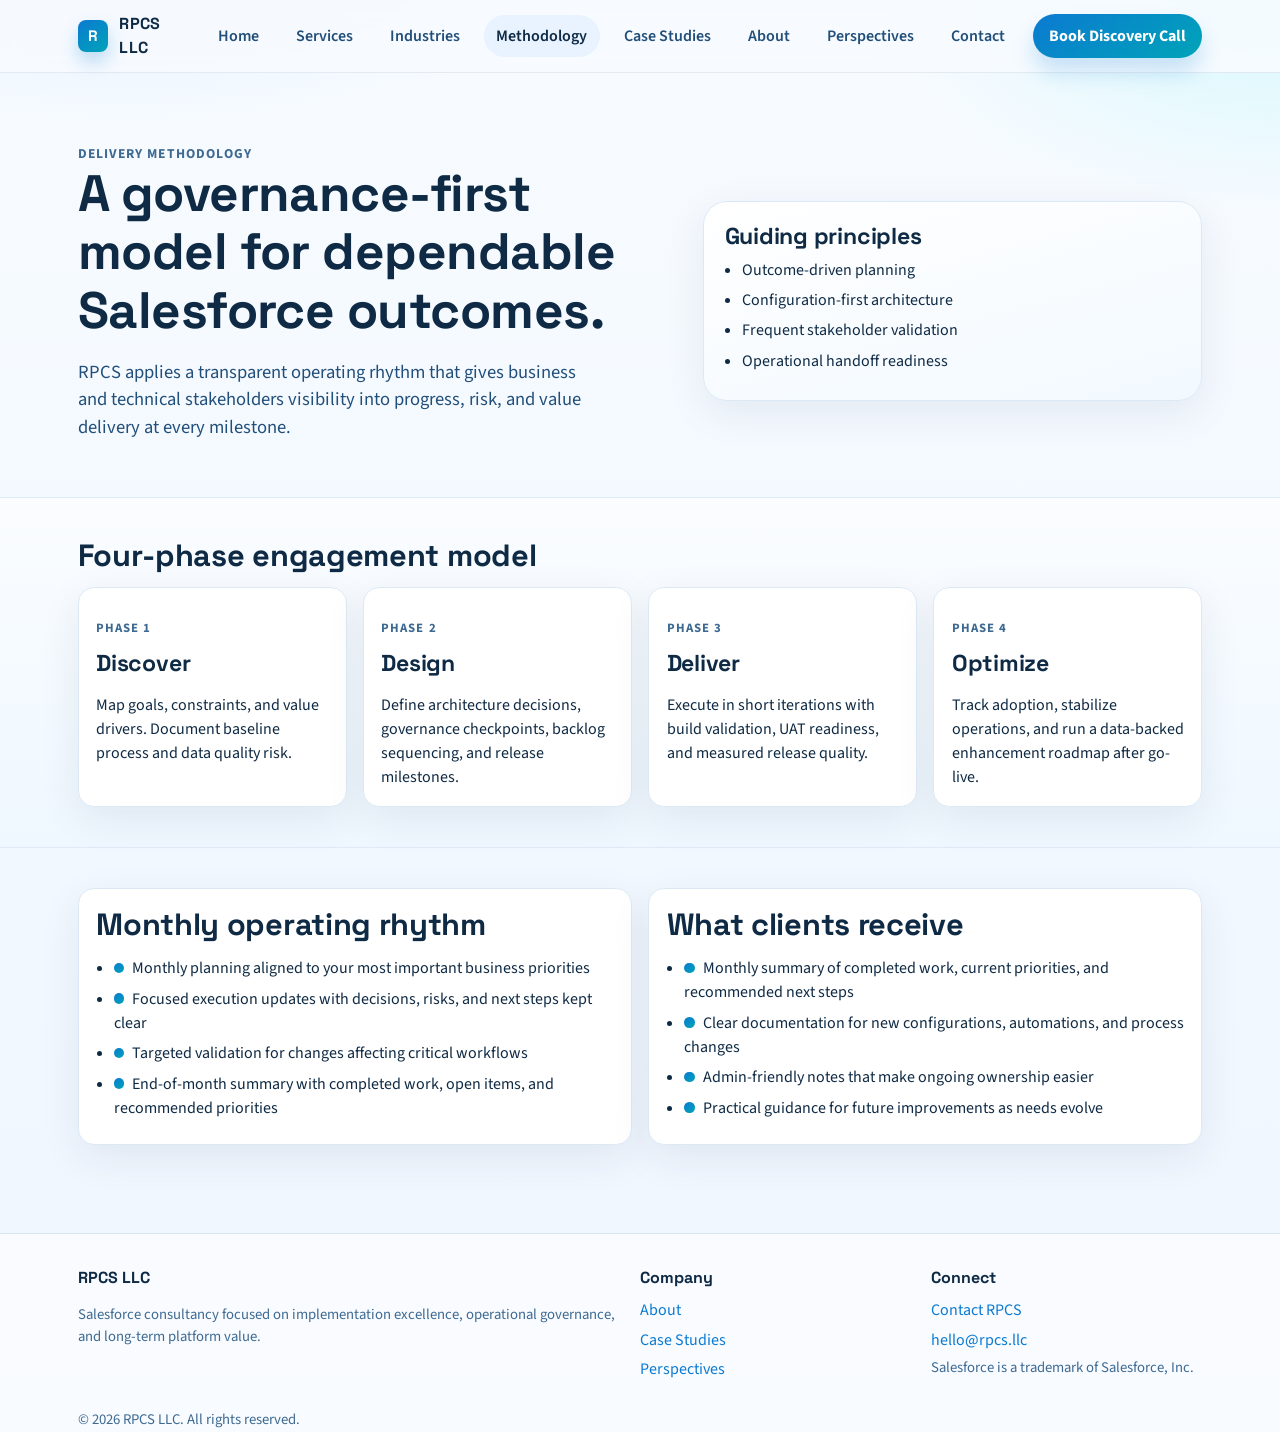
<file: methodology.html>
<!doctype html>
<html lang="en">
<head>
  <meta charset="utf-8" />
  <meta name="viewport" content="width=device-width, initial-scale=1" />
  <title>Methodology | RPCS LLC Delivery Approach</title>
  <meta name="description" content="RPCS LLC delivery methodology for Salesforce projects: discovery, architecture, iterative delivery, and adoption-focused optimization." />
  <link rel="preconnect" href="https://fonts.googleapis.com" />
  <link rel="preconnect" href="https://fonts.gstatic.com" crossorigin />
  <link href="https://fonts.googleapis.com/css2?family=Source+Sans+3:wght@400;600;700&family=Space+Grotesk:wght@500;700&display=swap" rel="stylesheet" />
  <link rel="stylesheet" href="assets/styles.css" />
</head>
<body>
  <header class="site-header">
    <div class="header-wrap">
      <a class="brand" href="index.html"><span class="brand-mark">R</span><span>RPCS LLC</span></a>
      <button class="nav-toggle" type="button" aria-label="Toggle menu" aria-expanded="false" data-nav-toggle>☰</button>
      <nav class="main-nav" data-main-nav aria-label="Primary">
        <ul>
          <li><a href="index.html" data-nav-link>Home</a></li>
          <li><a href="services.html" data-nav-link>Services</a></li>
          <li><a href="industries.html" data-nav-link>Industries</a></li>
          <li><a href="methodology.html" data-nav-link>Methodology</a></li>
          <li><a href="case-studies.html" data-nav-link>Case Studies</a></li>
          <li><a href="about.html" data-nav-link>About</a></li>
          <li><a href="insights.html" data-nav-link>Perspectives</a></li>
          <li><a href="contact.html" data-nav-link>Contact</a></li>
        </ul>
      </nav>
      <a class="header-cta" href="https://calendar.app.google/LEo6x3pdbBFuub6h9" data-discovery-link target="_blank" rel="noopener noreferrer">Book Discovery Call</a>
    </div>
  </header>

  <main>
    <section class="hero">
      <div class="container hero-grid">
        <div class="reveal">
          <span class="eyebrow">Delivery Methodology</span>
          <h1>A governance-first model for dependable Salesforce outcomes.</h1>
          <p class="lead">RPCS applies a transparent operating rhythm that gives business and technical stakeholders visibility into progress, risk, and value delivery at every milestone.</p>
        </div>
        <aside class="hero-card reveal">
          <h3>Guiding principles</h3>
          <ul class="checklist">
            <li>Outcome-driven planning</li>
            <li>Configuration-first architecture</li>
            <li>Frequent stakeholder validation</li>
            <li>Operational handoff readiness</li>
          </ul>
        </aside>
      </div>
    </section>

    <section class="section section-alt">
      <div class="container">
        <h2>Four-phase engagement model</h2>
        <div class="grid-4">
          <article class="card reveal">
            <p class="kicker">Phase 1</p>
            <h3>Discover</h3>
            <p>Map goals, constraints, and value drivers. Document baseline process and data quality risk.</p>
          </article>
          <article class="card reveal">
            <p class="kicker">Phase 2</p>
            <h3>Design</h3>
            <p>Define architecture decisions, governance checkpoints, backlog sequencing, and release milestones.</p>
          </article>
          <article class="card reveal">
            <p class="kicker">Phase 3</p>
            <h3>Deliver</h3>
            <p>Execute in short iterations with build validation, UAT readiness, and measured release quality.</p>
          </article>
          <article class="card reveal">
            <p class="kicker">Phase 4</p>
            <h3>Optimize</h3>
            <p>Track adoption, stabilize operations, and run a data-backed enhancement roadmap after go-live.</p>
          </article>
        </div>
      </div>
    </section>

    <section class="section">
      <div class="container grid-2">
        <article class="card">
          <h2>Monthly operating rhythm</h2>
          <ul class="checklist">
            <li><span class="icon-dot"></span>Monthly planning aligned to your most important business priorities</li>
            <li><span class="icon-dot"></span>Focused execution updates with decisions, risks, and next steps kept clear</li>
            <li><span class="icon-dot"></span>Targeted validation for changes affecting critical workflows</li>
            <li><span class="icon-dot"></span>End-of-month summary with completed work, open items, and recommended priorities</li>
          </ul>
        </article>
        <article class="card">
          <h2>What clients receive</h2>
          <ul class="checklist">
            <li><span class="icon-dot"></span>Monthly summary of completed work, current priorities, and recommended next steps</li>
            <li><span class="icon-dot"></span>Clear documentation for new configurations, automations, and process changes</li>
            <li><span class="icon-dot"></span>Admin-friendly notes that make ongoing ownership easier</li>
            <li><span class="icon-dot"></span>Practical guidance for future improvements as needs evolve</li>
          </ul>
        </article>
      </div>
    </section>
  </main>

  <footer class="footer">
    <div class="footer-wrap">
      <section>
        <h4>RPCS LLC</h4>
        <p class="small">Salesforce consultancy focused on implementation excellence, operational governance, and long-term platform value.</p>
      </section>
      <section>
        <h4>Company</h4>
        <ul>
          <li><a href="about.html">About</a></li>
          <li><a href="case-studies.html">Case Studies</a></li>
          <li><a href="insights.html">Perspectives</a></li>
        </ul>
      </section>
      <section>
        <h4>Connect</h4>
        <ul>
          <li><a href="contact.html">Contact RPCS</a></li>
          <li><a href="mailto:hello@rpcs.llc">hello@rpcs.llc</a></li>
          <li class="small">Salesforce is a trademark of Salesforce, Inc.</li>
        </ul>
      </section>
    </div>
    <div class="container small">© <span data-year></span> RPCS LLC. All rights reserved.</div>
  </footer>

  <script src="assets/config.js" defer></script>
  <script src="assets/main.js" defer></script>
</body>
</html>
</file>
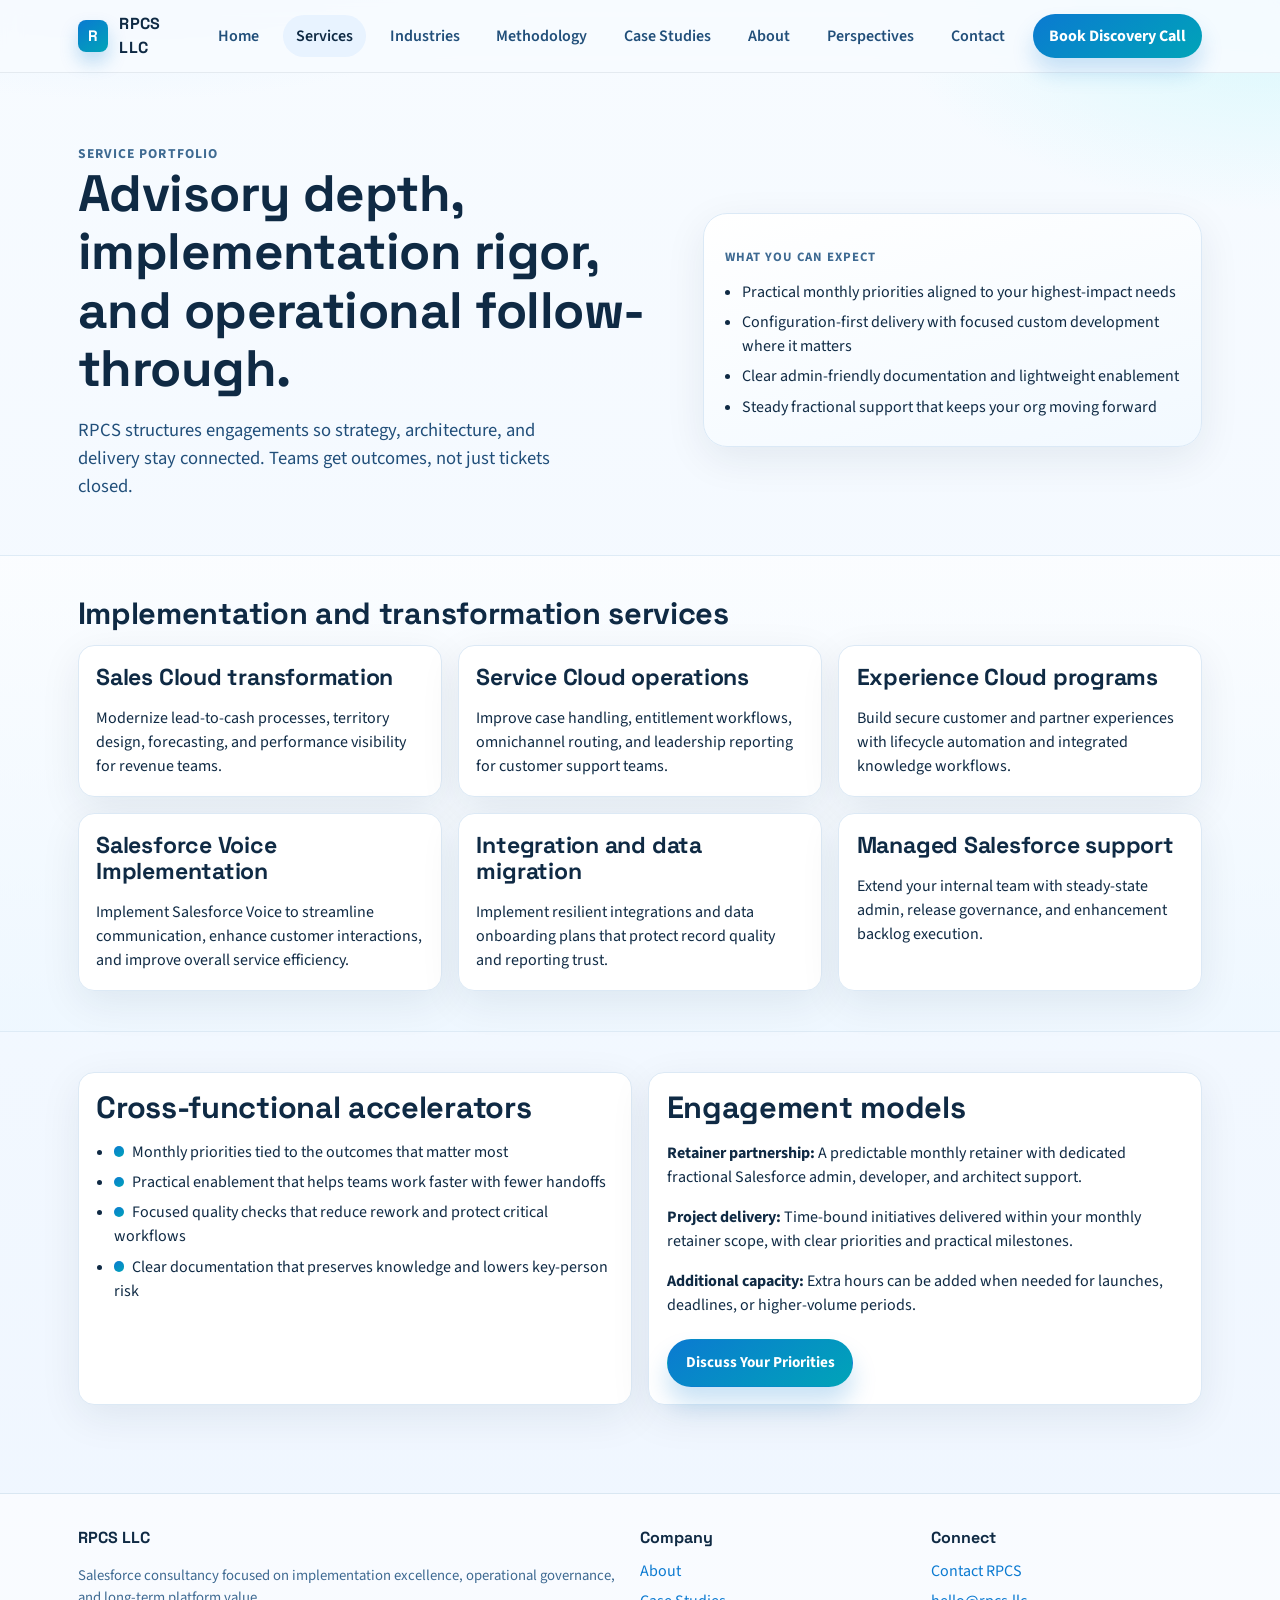
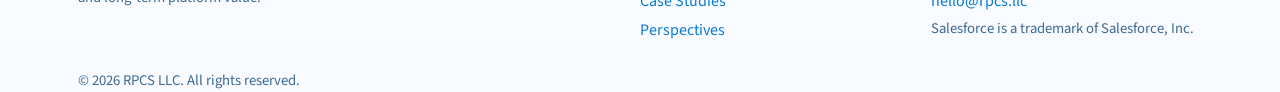
<file: services.html>
<!doctype html>
<html lang="en">
<head>
  <meta charset="utf-8" />
  <meta name="viewport" content="width=device-width, initial-scale=1" />
  <title>Services | RPCS LLC Salesforce Consulting</title>
  <meta name="description" content="Salesforce consulting services from RPCS LLC: implementation, optimization, integration, managed support, and sales and service operations enablement." />
  <link rel="preconnect" href="https://fonts.googleapis.com" />
  <link rel="preconnect" href="https://fonts.gstatic.com" crossorigin />
  <link href="https://fonts.googleapis.com/css2?family=Source+Sans+3:wght@400;600;700&family=Space+Grotesk:wght@500;700&display=swap" rel="stylesheet" />
  <link rel="stylesheet" href="assets/styles.css" />
</head>
<body>
  <header class="site-header">
    <div class="header-wrap">
      <a class="brand" href="index.html"><span class="brand-mark">R</span><span>RPCS LLC</span></a>
      <button class="nav-toggle" type="button" aria-label="Toggle menu" aria-expanded="false" data-nav-toggle>☰</button>
      <nav class="main-nav" data-main-nav aria-label="Primary">
        <ul>
          <li><a href="index.html" data-nav-link>Home</a></li>
          <li><a href="services.html" data-nav-link>Services</a></li>
          <li><a href="industries.html" data-nav-link>Industries</a></li>
          <li><a href="methodology.html" data-nav-link>Methodology</a></li>
          <li><a href="case-studies.html" data-nav-link>Case Studies</a></li>
          <li><a href="about.html" data-nav-link>About</a></li>
          <li><a href="insights.html" data-nav-link>Perspectives</a></li>
          <li><a href="contact.html" data-nav-link>Contact</a></li>
        </ul>
      </nav>
      <a class="header-cta" href="https://calendar.app.google/LEo6x3pdbBFuub6h9" data-discovery-link target="_blank" rel="noopener noreferrer">Book Discovery Call</a>
    </div>
  </header>

  <main>
    <section class="hero">
      <div class="container hero-grid">
        <div class="reveal">
          <span class="eyebrow">Service Portfolio</span>
          <h1>Advisory depth, implementation rigor, and operational follow-through.</h1>
          <p class="lead">RPCS structures engagements so strategy, architecture, and delivery stay connected. Teams get outcomes, not just tickets closed.</p>
        </div>
        <aside class="hero-card reveal">
          <p class="kicker">What you can expect</p>
          <ul class="checklist">
            <li>Practical monthly priorities aligned to your highest-impact needs</li>
            <li>Configuration-first delivery with focused custom development where it matters</li>
            <li>Clear admin-friendly documentation and lightweight enablement</li>
            <li>Steady fractional support that keeps your org moving forward</li>
          </ul>
        </aside>
      </div>
    </section>

    <section class="section section-alt">
      <div class="container">
        <h2>Implementation and transformation services</h2>
        <div class="grid-3">
          <article class="card reveal">
            <h3>Sales Cloud transformation</h3>
            <p>Modernize lead-to-cash processes, territory design, forecasting, and performance visibility for revenue teams.</p>
          </article>
          <article class="card reveal">
            <h3>Service Cloud operations</h3>
            <p>Improve case handling, entitlement workflows, omnichannel routing, and leadership reporting for customer support teams.</p>
          </article>
          <article class="card reveal">
            <h3>Experience Cloud programs</h3>
            <p>Build secure customer and partner experiences with lifecycle automation and integrated knowledge workflows.</p>
          </article>
          <article class="card reveal">
            <h3>Salesforce Voice Implementation</h3>
            <p>Implement Salesforce Voice to streamline communication, enhance customer interactions, and improve overall service efficiency.</p>
          </article>
          <article class="card reveal">
            <h3>Integration and data migration</h3>
            <p>Implement resilient integrations and data onboarding plans that protect record quality and reporting trust.</p>
          </article>
          <article class="card reveal">
            <h3>Managed Salesforce support</h3>
            <p>Extend your internal team with steady-state admin, release governance, and enhancement backlog execution.</p>
          </article>
        </div>
      </div>
    </section>

    <section class="section">
      <div class="container grid-2">
        <article class="card">
          <h2>Cross-functional accelerators</h2>
          <ul class="checklist">
            <li><span class="icon-dot"></span>Monthly priorities tied to the outcomes that matter most</li>
            <li><span class="icon-dot"></span>Practical enablement that helps teams work faster with fewer handoffs</li>
            <li><span class="icon-dot"></span>Focused quality checks that reduce rework and protect critical workflows</li>
            <li><span class="icon-dot"></span>Clear documentation that preserves knowledge and lowers key-person risk</li>
          </ul>
        </article>
        <article class="card">
          <h2>Engagement models</h2>
          <p><strong>Retainer partnership:</strong> A predictable monthly retainer with dedicated fractional Salesforce admin, developer, and architect support.</p>
          <p><strong>Project delivery:</strong> Time-bound initiatives delivered within your monthly retainer scope, with clear priorities and practical milestones.</p>
          <p><strong>Additional capacity:</strong> Extra hours can be added when needed for launches, deadlines, or higher-volume periods.</p>
          <div class="actions">
            <a class="btn btn-primary" href="contact.html">Discuss Your Priorities</a>
          </div>
        </article>
      </div>
    </section>
  </main>

  <footer class="footer">
    <div class="footer-wrap">
      <section>
        <h4>RPCS LLC</h4>
        <p class="small">Salesforce consultancy focused on implementation excellence, operational governance, and long-term platform value.</p>
      </section>
      <section>
        <h4>Company</h4>
        <ul>
          <li><a href="about.html">About</a></li>
          <li><a href="case-studies.html">Case Studies</a></li>
          <li><a href="insights.html">Perspectives</a></li>
        </ul>
      </section>
      <section>
        <h4>Connect</h4>
        <ul>
          <li><a href="contact.html">Contact RPCS</a></li>
          <li><a href="mailto:hello@rpcs.llc">hello@rpcs.llc</a></li>
          <li class="small">Salesforce is a trademark of Salesforce, Inc.</li>
        </ul>
      </section>
    </div>
    <div class="container small">© <span data-year></span> RPCS LLC. All rights reserved.</div>
  </footer>

  <script src="assets/config.js" defer></script>
  <script src="assets/main.js" defer></script>
</body>
</html>
</file>
<file: assets/styles.css>
:root {
  --font-display: "Space Grotesk", "Segoe UI", sans-serif;
  --font-body: "Source Sans 3", "Segoe UI", sans-serif;
  --ink-900: #0f2a44;
  --ink-700: #214f7a;
  --ink-500: #3e6a92;
  --sky-500: #0b7ad1;
  --teal-500: #00a4b8;
  --mint-100: #ecfbfc;
  --cloud-100: #f2f7ff;
  --white: #ffffff;
  --line: #d2e1f0;
  --success: #1f9d66;
  --radius-sm: 10px;
  --radius-md: 16px;
  --radius-lg: 24px;
  --shadow-soft: 0 12px 40px rgba(15, 42, 68, 0.08);
  --shadow-lift: 0 24px 52px rgba(15, 42, 68, 0.12);
  --container: 1160px;
}

* {
  box-sizing: border-box;
}

html,
body {
  margin: 0;
  padding: 0;
}

body {
  font-family: var(--font-body);
  color: var(--ink-900);
  background:
    radial-gradient(1200px 600px at 10% -10%, #d6ecff 0%, transparent 45%),
    radial-gradient(900px 480px at 100% 0%, #d7f8fc 0%, transparent 44%),
    linear-gradient(180deg, #f7fbff 0%, #eff6ff 100%);
  line-height: 1.5;
}

a {
  color: var(--sky-500);
  text-decoration: none;
}

a:hover {
  text-decoration: underline;
}

.site-header {
  position: sticky;
  top: 0;
  z-index: 20;
  backdrop-filter: blur(10px);
  background: rgba(247, 251, 255, 0.88);
  border-bottom: 1px solid rgba(15, 42, 68, 0.08);
}

.header-wrap {
  max-width: var(--container);
  margin: 0 auto;
  padding: 0.75rem 1.1rem;
  display: flex;
  align-items: center;
  justify-content: space-between;
  gap: 1rem;
}

.brand {
  display: inline-flex;
  align-items: center;
  gap: 0.7rem;
  font-family: var(--font-display);
  font-weight: 700;
  letter-spacing: 0.01em;
  color: var(--ink-900);
}

.brand-mark {
  width: 2rem;
  height: 2rem;
  border-radius: 8px;
  display: grid;
  place-items: center;
  color: #fff;
  font-size: 0.95rem;
  background: linear-gradient(145deg, var(--sky-500), var(--teal-500));
  box-shadow: 0 10px 18px rgba(11, 122, 209, 0.25);
}

.nav-toggle {
  border: 0;
  background: transparent;
  color: var(--ink-700);
  font-size: 1.25rem;
  display: none;
}

.main-nav ul {
  margin: 0;
  padding: 0;
  list-style: none;
  display: flex;
  align-items: center;
  gap: 0.7rem;
}

.main-nav a {
  display: inline-block;
  padding: 0.55rem 0.8rem;
  white-space: nowrap;
  border-radius: 999px;
  color: var(--ink-700);
  font-weight: 600;
  transition: all 180ms ease;
}

.main-nav a.active,
.main-nav a:hover {
  color: var(--ink-900);
  text-decoration: none;
  background: #e8f3ff;
}

.header-cta {
  display: inline-flex;
  align-items: center;
  gap: 0.4rem;
  white-space: nowrap;
  border-radius: 999px;
  color: var(--white);
  padding: 0.6rem 1rem;
  font-weight: 700;
  background: linear-gradient(145deg, var(--sky-500), var(--teal-500));
  box-shadow: 0 14px 22px rgba(11, 122, 209, 0.2);
}

.header-cta:hover {
  text-decoration: none;
  filter: brightness(1.04);
}

main {
  min-height: 58vh;
}

.container {
  max-width: var(--container);
  margin: 0 auto;
  padding: 0 1.1rem;
}

.hero {
  padding: 4.25rem 0 2.25rem;
}

.hero-grid {
  display: grid;
  grid-template-columns: 1.2fr 1fr;
  gap: 1.6rem;
  align-items: center;
}

.eyebrow {
  display: inline-flex;
  align-items: center;
  gap: 0.35rem;
  font-size: 0.85rem;
  text-transform: uppercase;
  letter-spacing: 0.08em;
  color: var(--ink-500);
  font-weight: 700;
}

h1,
h2,
h3 {
  font-family: var(--font-display);
  line-height: 1.14;
  letter-spacing: -0.01em;
  margin-top: 0;
  color: var(--ink-900);
}

h1 {
  font-size: clamp(2rem, 4vw, 3.5rem);
  margin-bottom: 1rem;
}

h2 {
  font-size: clamp(1.5rem, 2.4vw, 2.4rem);
  margin-bottom: 0.9rem;
}

h3 {
  font-size: clamp(1.15rem, 1.8vw, 1.45rem);
  margin-bottom: 0.55rem;
}

.lead {
  color: var(--ink-700);
  font-size: clamp(1rem, 1.45vw, 1.2rem);
  max-width: 58ch;
}

.hero-card {
  background: linear-gradient(165deg, #ffffff 0%, #f2f9ff 100%);
  border: 1px solid #dbe9f6;
  border-radius: var(--radius-lg);
  padding: 1.3rem;
  box-shadow: var(--shadow-soft);
}

.hero-stats {
  margin-top: 1.1rem;
  display: grid;
  grid-template-columns: repeat(3, minmax(0, 1fr));
  gap: 0.8rem;
}

.hero-stats strong {
  display: block;
  font-family: var(--font-display);
  font-size: 1.4rem;
}

.hero-stats span {
  color: var(--ink-500);
  font-size: 0.92rem;
}

.actions {
  margin-top: 1.35rem;
  display: flex;
  flex-wrap: wrap;
  gap: 0.75rem;
}

.btn {
  border: 1px solid transparent;
  border-radius: 999px;
  padding: 0.72rem 1.12rem;
  font-weight: 700;
  font-size: 0.95rem;
  display: inline-flex;
  align-items: center;
  gap: 0.35rem;
}

.btn-primary {
  color: #fff;
  background: linear-gradient(145deg, var(--sky-500), var(--teal-500));
  box-shadow: 0 16px 24px rgba(11, 122, 209, 0.22);
}

.btn-primary:hover {
  filter: brightness(1.05);
  text-decoration: none;
}

.btn-secondary {
  color: var(--ink-700);
  border-color: #bdd5eb;
  background: #f8fcff;
}

.btn-secondary:hover {
  text-decoration: none;
  background: #eef7ff;
}

.section {
  padding: 2.5rem 0;
}

.section-alt {
  background: linear-gradient(180deg, rgba(255, 255, 255, 0.56), rgba(236, 247, 255, 0.56));
  border-top: 1px solid #deebf6;
  border-bottom: 1px solid #deebf6;
}

.grid-3,
.grid-2,
.grid-4 {
  display: grid;
  gap: 1rem;
}

.grid-2 {
  grid-template-columns: repeat(2, minmax(0, 1fr));
}

.grid-3 {
  grid-template-columns: repeat(3, minmax(0, 1fr));
}

.grid-4 {
  grid-template-columns: repeat(4, minmax(0, 1fr));
}

.card {
  background: #fff;
  border: 1px solid #dce9f5;
  border-radius: var(--radius-md);
  padding: 1.1rem;
  box-shadow: var(--shadow-soft);
}

.card p:last-child,
.card ul:last-child {
  margin-bottom: 0;
}

.kicker {
  color: var(--ink-500);
  text-transform: uppercase;
  letter-spacing: 0.08em;
  font-size: 0.8rem;
  font-weight: 700;
}

.icon-dot {
  width: 0.65rem;
  height: 0.65rem;
  border-radius: 50%;
  background: linear-gradient(145deg, var(--sky-500), var(--teal-500));
  display: inline-block;
  margin-right: 0.5rem;
}

.checklist {
  margin: 0;
  padding-left: 1.1rem;
}

.checklist li {
  margin: 0.4rem 0;
}

.timeline {
  list-style: none;
  margin: 0;
  padding: 0;
  border-left: 2px solid #cae0f3;
}

.timeline li {
  margin-left: 1rem;
  margin-bottom: 1rem;
  padding-left: 0.8rem;
  position: relative;
}

.timeline li::before {
  content: "";
  position: absolute;
  width: 0.62rem;
  height: 0.62rem;
  border-radius: 50%;
  left: -1.22rem;
  top: 0.36rem;
  background: linear-gradient(145deg, var(--sky-500), var(--teal-500));
  box-shadow: 0 0 0 4px #ebf5ff;
}

.quote {
  padding: 1.2rem;
  border-radius: var(--radius-md);
  background: linear-gradient(160deg, #f3fbff 0%, #ecfbfc 100%);
  border: 1px solid #d5ebf0;
}

.quote p {
  margin-top: 0;
  font-size: 1.04rem;
}

.quote cite {
  color: var(--ink-500);
  font-style: normal;
  font-weight: 700;
}

.contact-band {
  margin-top: 1rem;
  background: linear-gradient(145deg, #0f3d66, #12669b);
  color: #e6f5ff;
  border-radius: var(--radius-lg);
  padding: 1.5rem;
  box-shadow: var(--shadow-lift);
}

.contact-band h3 {
  color: #fff;
}

.contact-band a {
  color: #b6ecff;
}

.footer {
  margin-top: 3rem;
  border-top: 1px solid #d9e7f2;
  background: rgba(255, 255, 255, 0.6);
}

.footer-wrap {
  max-width: var(--container);
  margin: 0 auto;
  padding: 2rem 1.1rem 1.4rem;
  display: grid;
  grid-template-columns: 2fr 1fr 1fr;
  gap: 1.2rem;
}

.footer h4 {
  margin-top: 0;
  margin-bottom: 0.55rem;
  font-family: var(--font-display);
}

.footer ul {
  list-style: none;
  margin: 0;
  padding: 0;
}

.footer li {
  margin: 0.35rem 0;
}

.small {
  color: var(--ink-500);
  font-size: 0.92rem;
}

.reveal {
  opacity: 0;
  transform: translateY(16px);
  animation: rise 650ms ease forwards;
}

.reveal:nth-child(2) {
  animation-delay: 120ms;
}

.reveal:nth-child(3) {
  animation-delay: 220ms;
}

@keyframes rise {
  to {
    opacity: 1;
    transform: translateY(0);
  }
}

@media (max-width: 1020px) {
  .hero-grid,
  .grid-4 {
    grid-template-columns: 1fr 1fr;
  }

  .footer-wrap {
    grid-template-columns: 1fr 1fr;
  }
}

@media (max-width: 800px) {
  .nav-toggle {
    display: inline-block;
  }

  .main-nav {
    position: absolute;
    left: 0;
    right: 0;
    top: 100%;
    background: rgba(247, 251, 255, 0.97);
    border-bottom: 1px solid rgba(15, 42, 68, 0.08);
    padding: 0.7rem 1rem 1rem;
    display: none;
  }

  .main-nav.open {
    display: block;
  }

  .main-nav ul {
    flex-direction: column;
    align-items: flex-start;
  }

  .header-cta {
    display: none;
  }

  .hero {
    padding-top: 2.6rem;
  }

  .hero-grid,
  .grid-2,
  .grid-3,
  .grid-4,
  .footer-wrap,
  .hero-stats {
    grid-template-columns: 1fr;
  }
}
</file>
